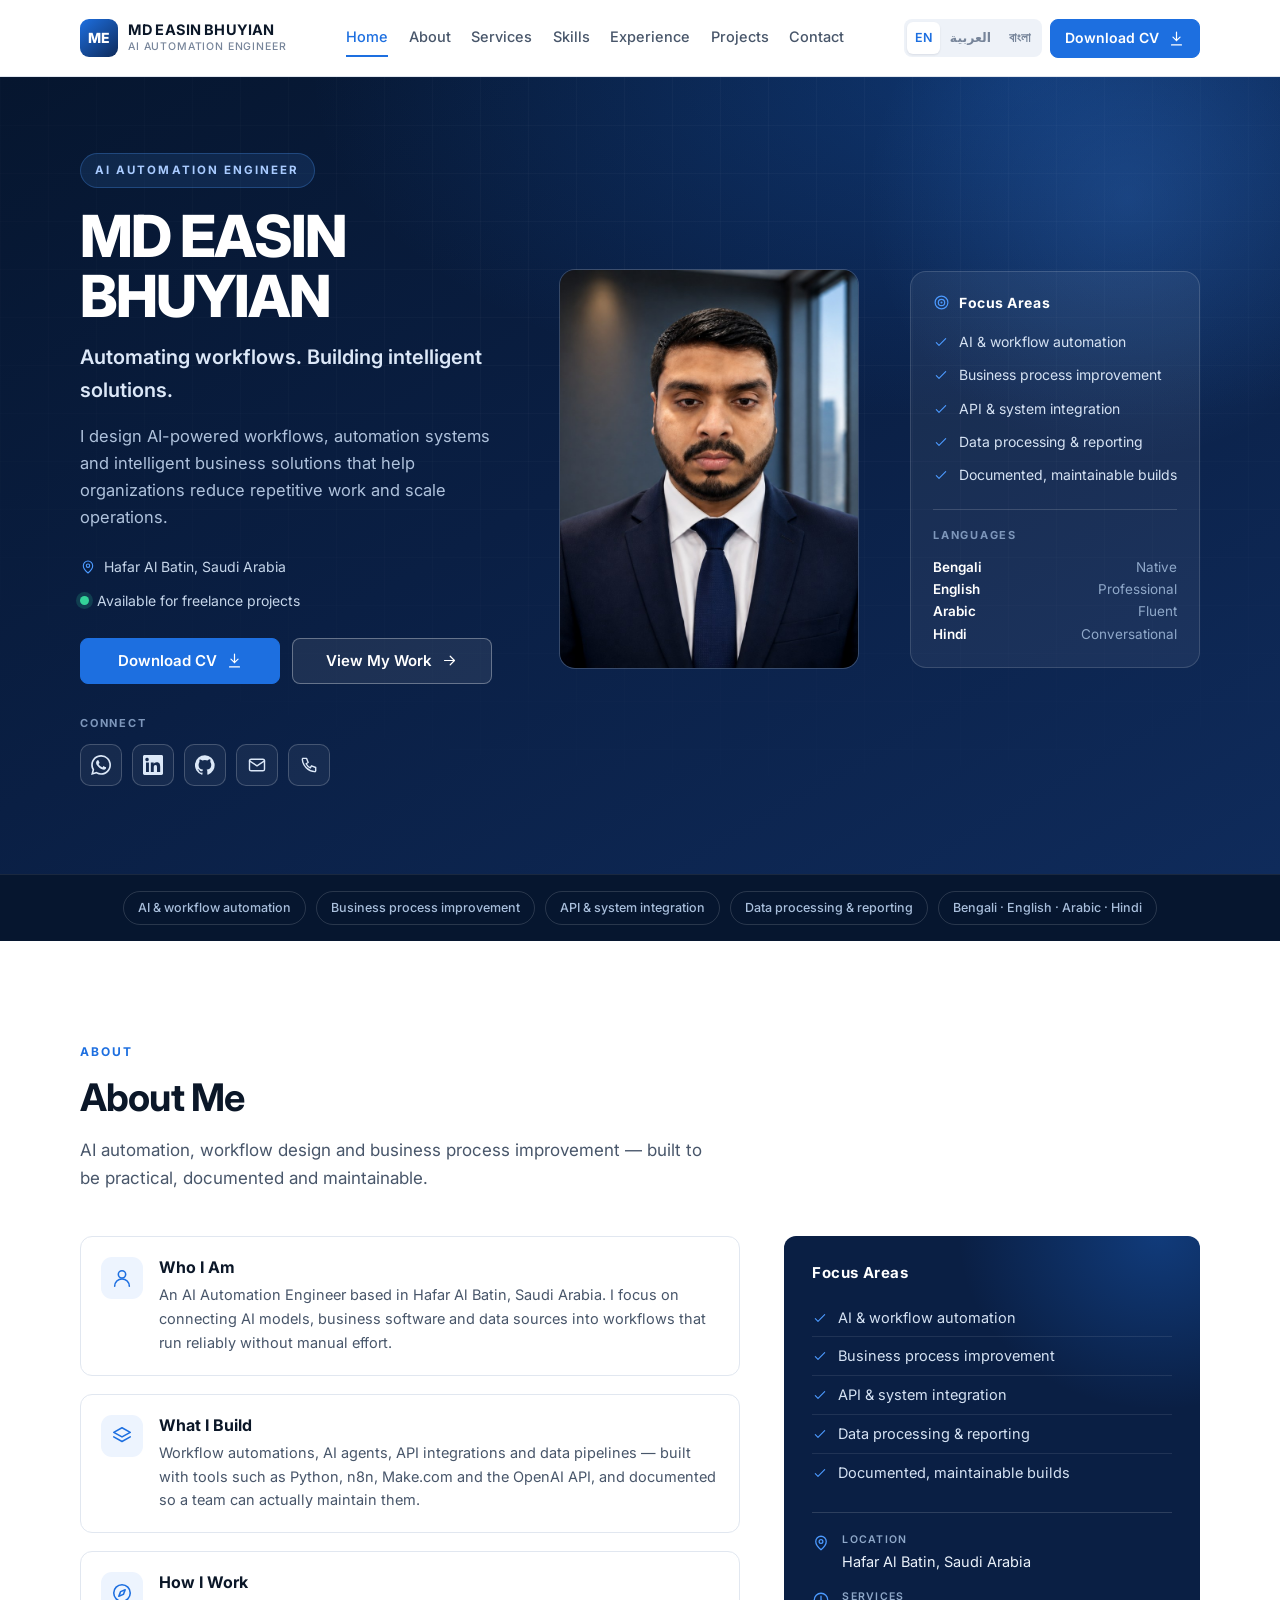
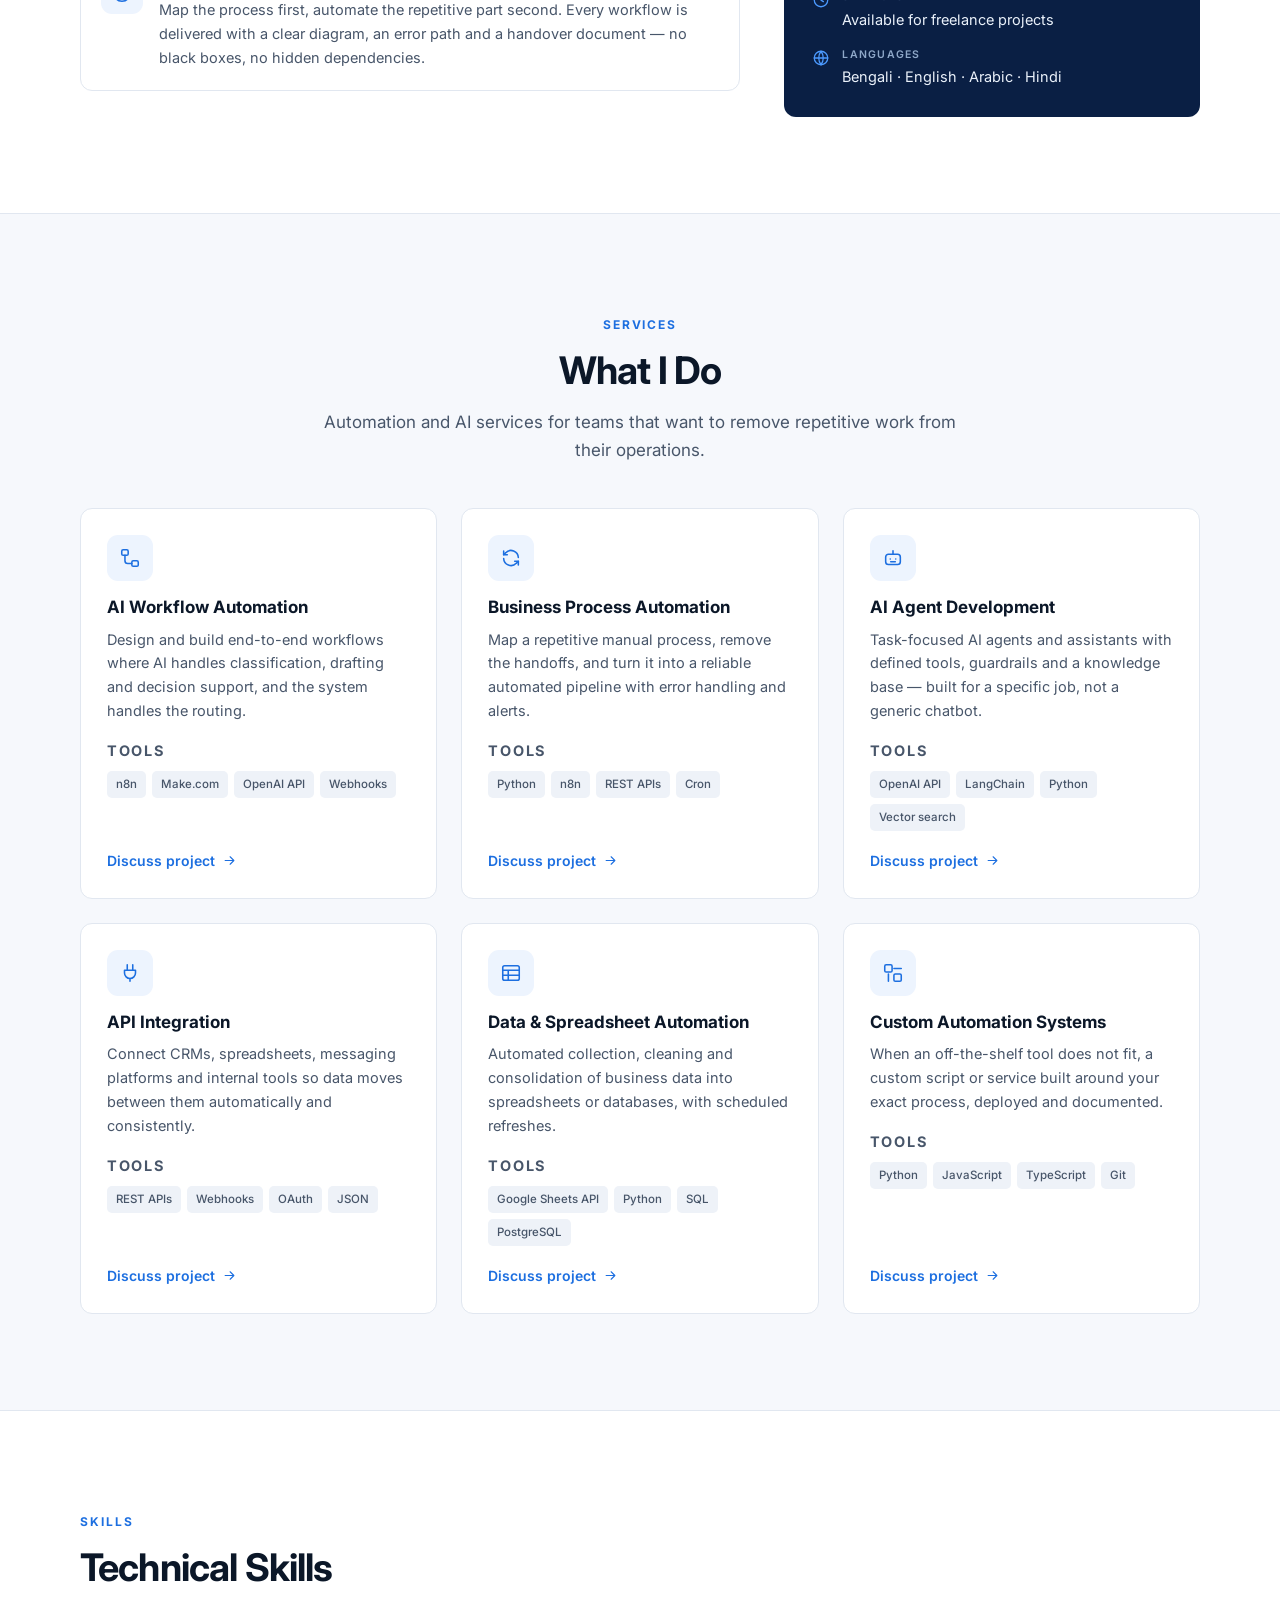
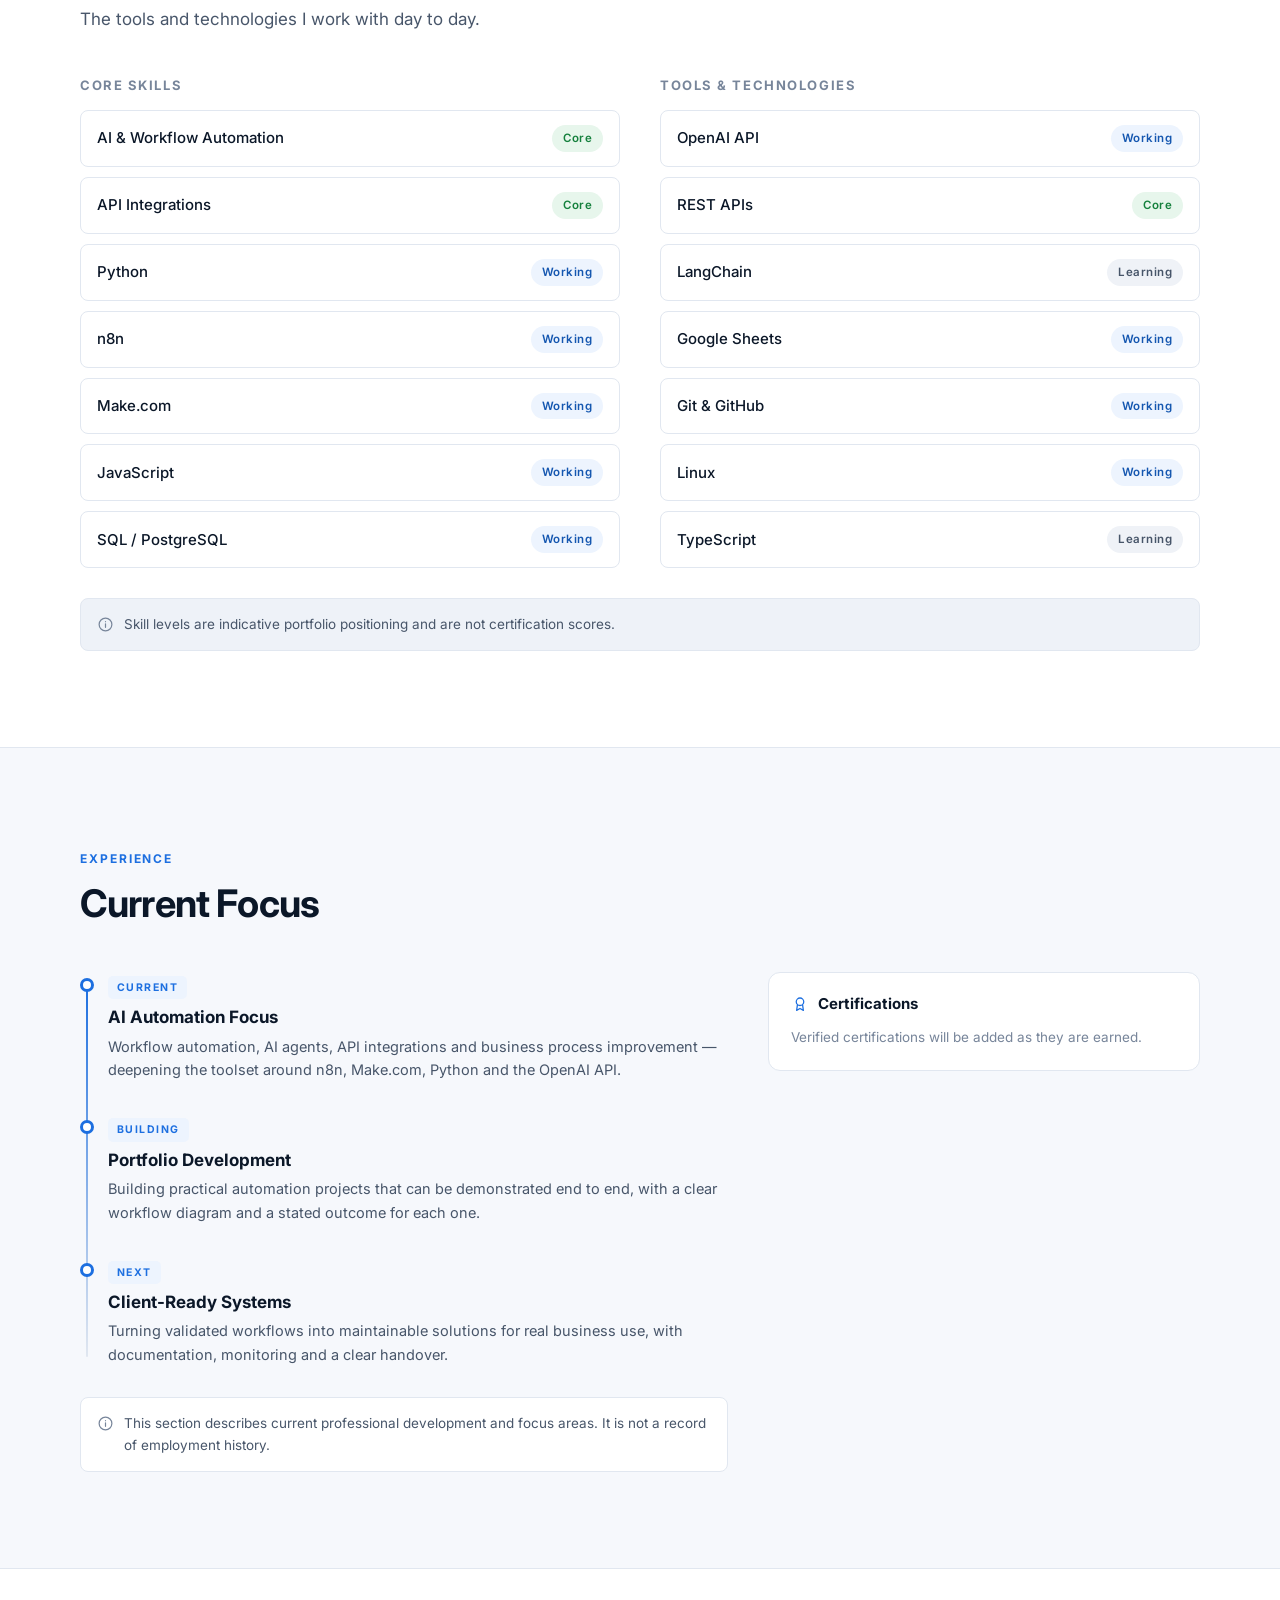
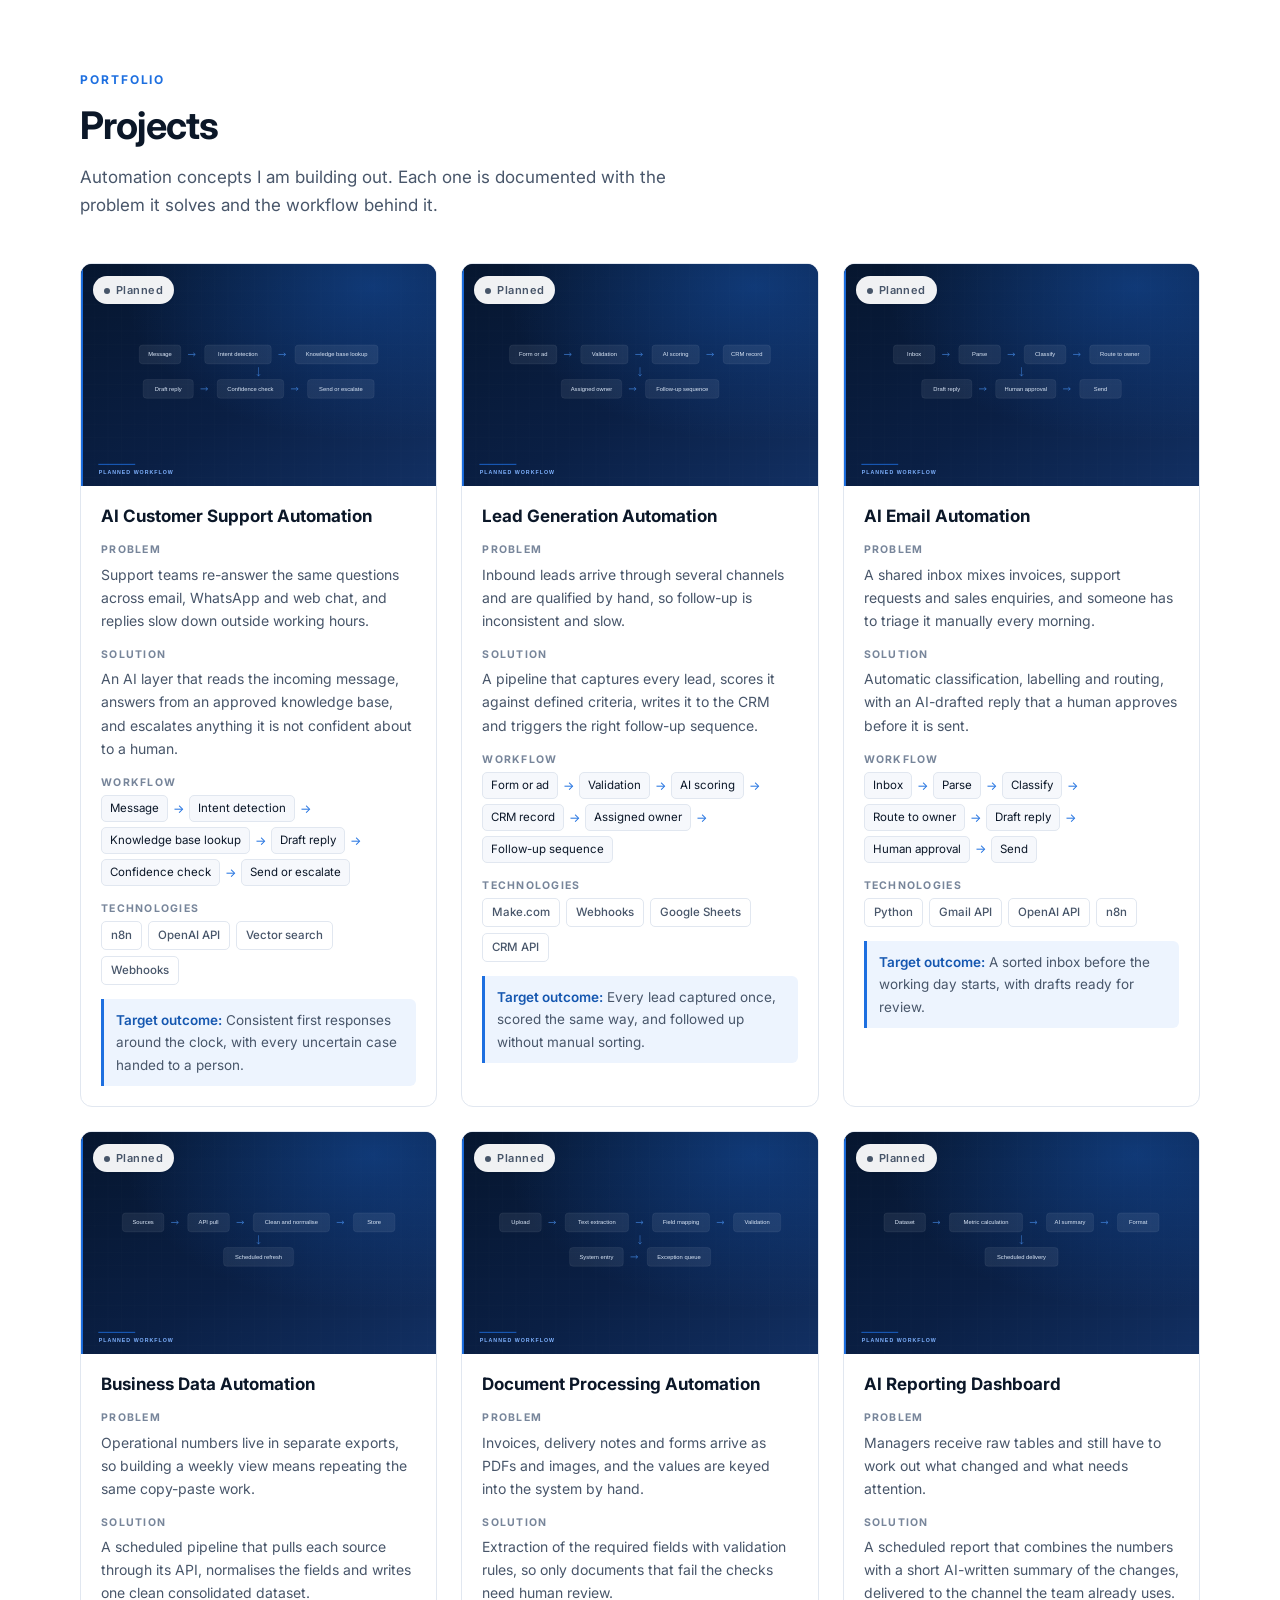
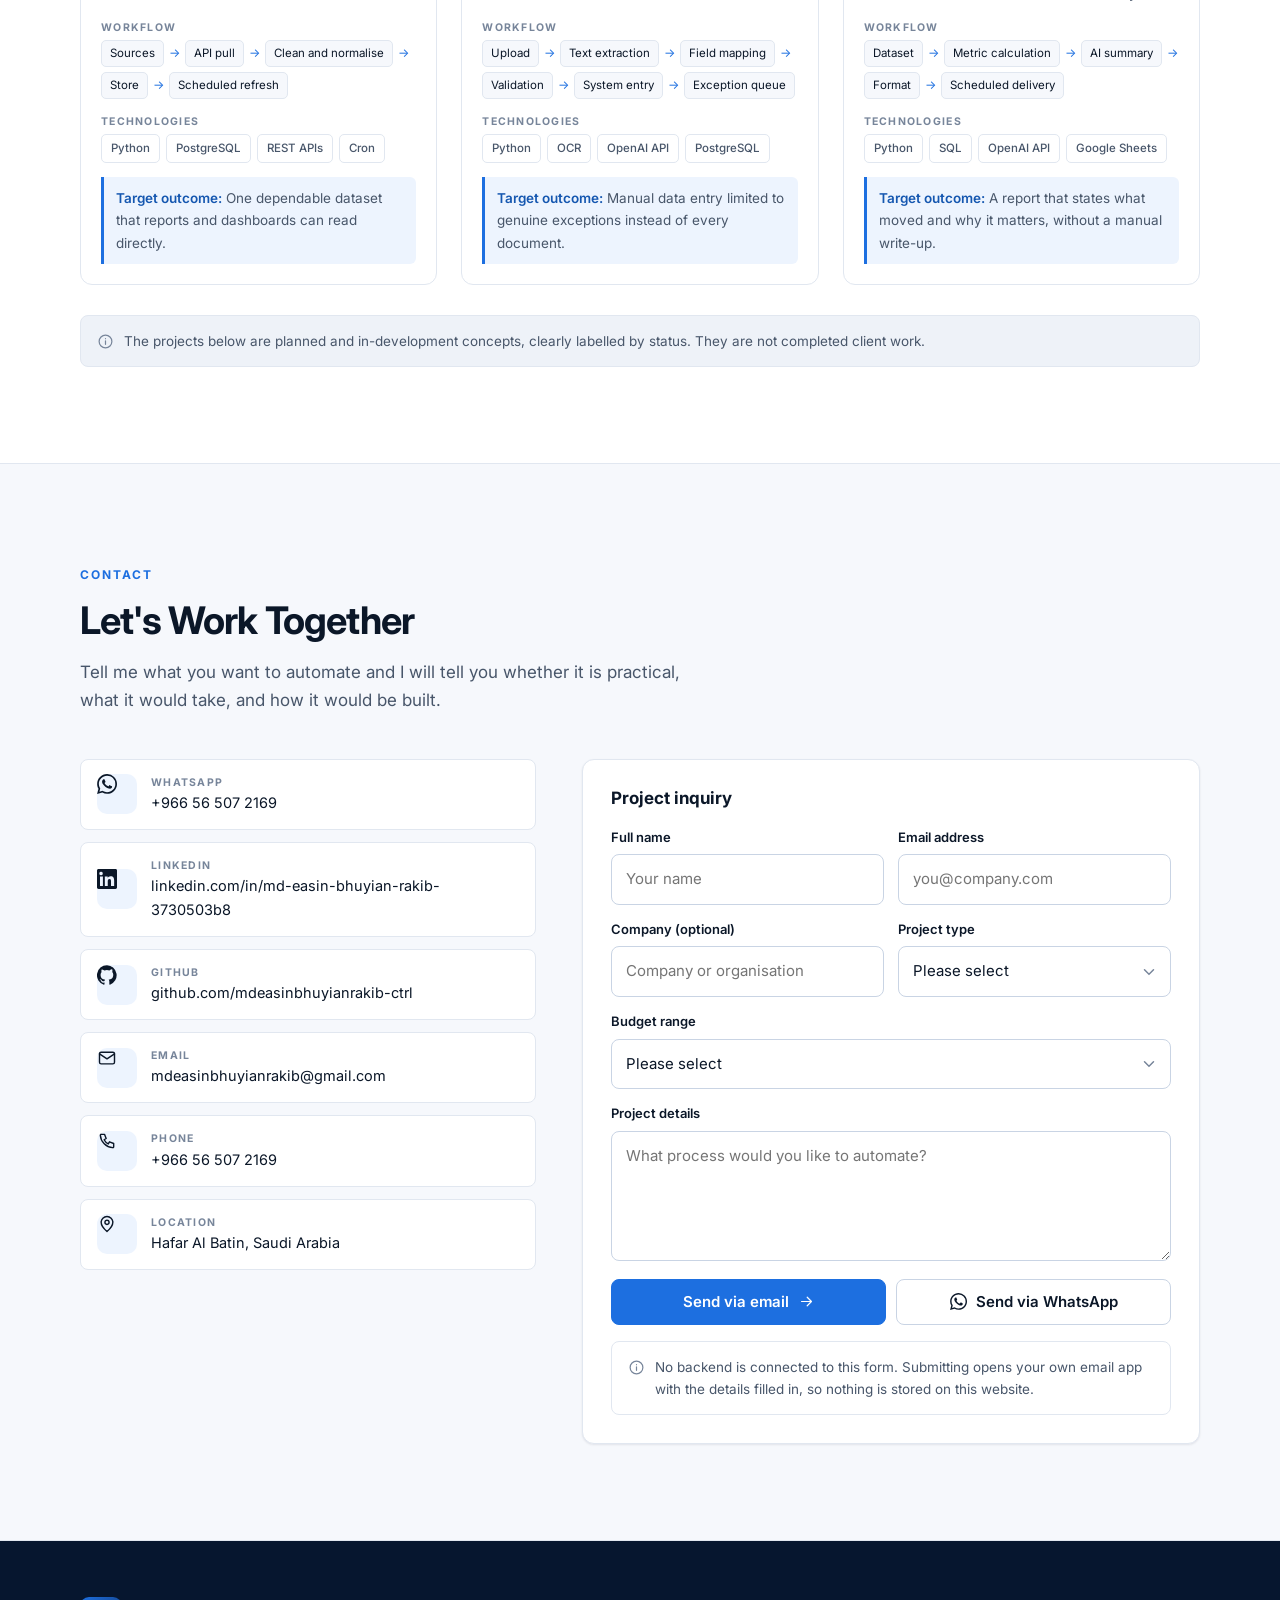
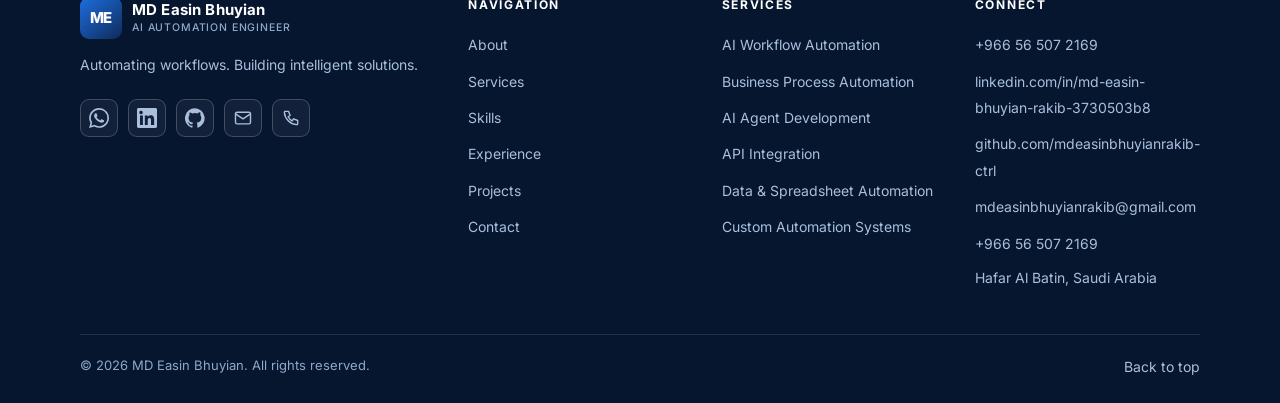
<file: index.html>
<!DOCTYPE html>
<html lang="en" dir="ltr" data-lang="en">
<head>
<meta charset="utf-8">
<meta name="viewport" content="width=device-width, initial-scale=1, viewport-fit=cover">
<meta name="theme-color" content="#0A1F44">

<title>MD Easin Bhuyian | AI Automation Engineer</title>
<meta name="description" content="AI Automation Engineer specializing in workflow automation, AI-powered systems, API integrations and intelligent business solutions.">
<meta name="author" content="MD Easin Bhuyian">
<meta name="robots" content="index, follow">

<!-- Canonical — update the domain in js/data.js (site.domain) after deployment -->
<link rel="canonical" href="https://mdeasinbhuyianrakib-ctrl.github.io/md-easin-portfolio/">

<!-- Open Graph -->
<meta property="og:type" content="profile">
<meta property="og:site_name" content="MD Easin Bhuyian">
<meta property="og:title" content="MD Easin Bhuyian | AI Automation Engineer">
<meta property="og:description" content="AI Automation Engineer specializing in workflow automation, AI-powered systems, API integrations and intelligent business solutions.">
<meta property="og:url" content="https://mdeasinbhuyianrakib-ctrl.github.io/md-easin-portfolio/">
<meta property="og:image" content="https://mdeasinbhuyianrakib-ctrl.github.io/md-easin-portfolio/images/branding/og-cover.jpg">
<meta property="og:image:width" content="1200">
<meta property="og:image:height" content="630">
<meta property="og:image:type" content="image/jpeg">
<meta property="og:image:alt" content="MD Easin Bhuyian — AI Automation Engineer">
<meta property="og:locale" content="en_US">
<meta property="og:locale:alternate" content="ar_SA">
<meta property="og:locale:alternate" content="bn_BD">

<!-- Twitter / X -->
<meta name="twitter:card" content="summary_large_image">
<meta name="twitter:title" content="MD Easin Bhuyian | AI Automation Engineer">
<meta name="twitter:description" content="AI Automation Engineer specializing in workflow automation, AI-powered systems, API integrations and intelligent business solutions.">
<meta name="twitter:image" content="https://mdeasinbhuyianrakib-ctrl.github.io/md-easin-portfolio/images/branding/og-cover.jpg">

<link rel="icon" href="images/branding/favicon.svg" type="image/svg+xml">
<link rel="apple-touch-icon" href="images/branding/favicon.svg">

<!-- Fonts: Latin (Inter) + Arabic + Bengali -->
<link rel="preconnect" href="https://fonts.googleapis.com">
<link rel="preconnect" href="https://fonts.gstatic.com" crossorigin>
<link rel="stylesheet" href="https://fonts.googleapis.com/css2?family=Inter:wght@400;500;600;700;800&family=IBM+Plex+Sans+Arabic:wght@400;500;600;700&family=Anek+Bangla:wght@400;500;600;700&display=swap">

<script>document.documentElement.classList.add("js");</script>
<link rel="stylesheet" href="css/styles.css">

<!-- Structured data: factual identity only. No ratings, no fake reviews. -->
<script type="application/ld+json">
{
  "@context":"https://schema.org",
  "@type":"Person",
  "name":"MD Easin Bhuyian",
  "jobTitle":"AI Automation Engineer",
  "url":"https://mdeasinbhuyianrakib-ctrl.github.io/md-easin-portfolio/",
  "address":{"@type":"PostalAddress","addressLocality":"Hafar Al Batin","addressCountry":"SA"},
  "knowsLanguage":["en","ar","bn"],
  "knowsAbout":["AI automation","Workflow automation","API integration","Business process automation","Python","n8n","Make.com"]
}
</script>
</head>

<body>
<a class="skip" href="#main" data-i18n="skip">Skip to main content</a>

<!-- ============ ICON SPRITE (inline, no network request) ============ -->
<svg width="0" height="0" aria-hidden="true" focusable="false" style="position:absolute">
  <defs>
    <g id="i-menu"><path d="M4 7h16M4 12h16M4 17h16"/></g>
    <g id="i-close"><path d="M6 6l12 12M18 6L6 18"/></g>
    <g id="i-download"><path d="M12 3v12m-5-5 5 5 5-5M5 21h14"/></g>
    <g id="i-arrow"><path d="M5 12h14m-6-6 6 6-6 6"/></g>
    <g id="i-pin"><path d="M12 21s7-5.7 7-11a7 7 0 1 0-14 0c0 5.3 7 11 7 11Z"/><circle cx="12" cy="10" r="2.5"/></g>
    <g id="i-check"><path d="m5 13 4 4L19 7"/></g>
    <g id="i-mail"><rect x="3" y="5" width="18" height="14" rx="2"/><path d="m3 7 9 6 9-6"/></g>
    <g id="i-phone"><path d="M5 4h4l2 5-2.5 1.5a12 12 0 0 0 5 5L15 13l5 2v4a1 1 0 0 1-1.1 1A16 16 0 0 1 4 5.1 1 1 0 0 1 5 4Z"/></g>
    <g id="i-whatsapp" fill="currentColor" stroke="none"><path d="M17.5 14.4c-.3-.2-1.8-.9-2-1-.3-.1-.5-.1-.7.1l-.9 1.2c-.2.2-.3.2-.6.1-.3-.2-1.3-.5-2.4-1.5-.9-.8-1.5-1.8-1.7-2.1-.2-.3 0-.5.1-.6l.5-.5.3-.5c.1-.2 0-.4 0-.5l-.9-2.2c-.2-.6-.5-.5-.7-.5h-.6c-.2 0-.5.1-.8.4-.3.3-1 1-1 2.5s1 2.9 1.2 3.1c.1.2 2.1 3.2 5 4.5.7.3 1.3.5 1.7.6.7.2 1.4.2 1.9.1.6-.1 1.8-.7 2-1.4.2-.7.2-1.3.2-1.4-.1-.1-.3-.2-.6-.4M12 21.8a9.9 9.9 0 0 1-5-1.4l-.4-.2-3.7 1 1-3.7-.2-.4a9.9 9.9 0 0 1-1.5-5.2c0-5.5 4.4-9.9 9.9-9.9 2.6 0 5.1 1 7 2.9a9.8 9.8 0 0 1 2.9 7c0 5.5-4.5 9.9-9.9 9.9m8.4-18.3A11.8 11.8 0 0 0 12 0C5.5 0 .2 5.3.2 11.9c0 2.1.5 4.1 1.6 5.9L.1 24l6.3-1.7c1.7 1 3.6 1.5 5.7 1.5 6.6 0 11.9-5.3 11.9-11.9 0-3.2-1.2-6.2-3.5-8.4Z"/></g>
    <g id="i-linkedin" fill="currentColor" stroke="none"><path d="M20.4 20.5h-3.6v-5.6c0-1.3 0-3-1.8-3s-2.1 1.4-2.1 2.9v5.7H9.4V9h3.4v1.6h.1c.5-.9 1.6-1.9 3.4-1.9 3.6 0 4.3 2.4 4.3 5.5v6.3ZM5.3 7.4a2.1 2.1 0 1 1 0-4.1 2.1 2.1 0 0 1 0 4.1Zm1.8 13.1H3.6V9h3.5v11.5ZM22.2 0H1.8C.8 0 0 .8 0 1.7v20.6c0 1 .8 1.7 1.8 1.7h20.4c1 0 1.8-.8 1.8-1.7V1.7c0-1-.8-1.7-1.8-1.7Z"/></g>
    <g id="i-github" fill="currentColor" stroke="none"><path d="M12 .3a12 12 0 0 0-3.8 23.4c.6.1.8-.3.8-.6v-2c-3.3.7-4-1.6-4-1.6-.6-1.4-1.4-1.8-1.4-1.8-1-.7.1-.7.1-.7 1.2.1 1.8 1.2 1.8 1.2 1.1 1.8 2.8 1.3 3.5 1 .1-.8.4-1.3.8-1.6-2.7-.3-5.5-1.3-5.5-5.9 0-1.3.5-2.4 1.2-3.2-.1-.3-.5-1.5.1-3.2 0 0 1-.3 3.3 1.2a11.5 11.5 0 0 1 6 0C17.2 4.9 18.2 5.2 18.2 5.2c.6 1.7.2 2.9.1 3.2.8.8 1.2 1.9 1.2 3.2 0 4.6-2.8 5.6-5.5 5.9.4.4.8 1.1.8 2.2v3.3c0 .3.2.7.8.6A12 12 0 0 0 12 .3Z"/></g>
    <g id="i-user"><circle cx="12" cy="8" r="4"/><path d="M4 21a8 8 0 0 1 16 0"/></g>
    <g id="i-layers"><path d="m12 3 9 5-9 5-9-5 9-5Z"/><path d="m3 13 9 5 9-5"/></g>
    <g id="i-compass"><circle cx="12" cy="12" r="9"/><path d="m15.5 8.5-2 5-5 2 2-5 5-2Z"/></g>
    <g id="i-workflow"><rect x="3" y="3" width="7" height="6" rx="1.5"/><rect x="14" y="15" width="7" height="6" rx="1.5"/><path d="M6.5 9v6a3 3 0 0 0 3 3H14"/></g>
    <g id="i-gears"><path d="M20 11.5A8 8 0 0 0 6.3 6.2L4 8.4"/><path d="M4 4.5v4h4"/><path d="M4 12.5a8 8 0 0 0 13.7 5.3L20 15.6"/><path d="M20 19.5v-4h-4"/></g>
    <g id="i-bot"><rect x="4" y="8" width="16" height="11" rx="3"/><path d="M12 4v4M9 13v.01M15 13v.01M9.5 16h5"/></g>
    <g id="i-plug"><path d="M9 3v6m6-6v6M6 9h12v3a6 6 0 0 1-12 0V9ZM12 18v3"/></g>
    <g id="i-sheet"><rect x="3" y="4" width="18" height="16" rx="2"/><path d="M3 9h18M9 9v11M3 14.5h18"/></g>
    <g id="i-blocks"><rect x="3" y="3" width="8" height="8" rx="1.5"/><rect x="13" y="13" width="8" height="8" rx="1.5"/><path d="M13 7h8M7 13v8"/></g>
    <g id="i-target"><circle cx="12" cy="12" r="9"/><circle cx="12" cy="12" r="4.5"/><circle cx="12" cy="12" r=".6" fill="currentColor"/></g>
    <g id="i-info"><circle cx="12" cy="12" r="9"/><path d="M12 11v5m0-8v.01"/></g>
    <g id="i-award"><circle cx="12" cy="9" r="5"/><path d="m8.5 13.5-1 7 4.5-2.5 4.5 2.5-1-7"/></g>
    <g id="i-clock"><circle cx="12" cy="12" r="9"/><path d="M12 7v5.2l3.2 2"/></g>
    <g id="i-globe"><circle cx="12" cy="12" r="9"/><path d="M3 12h18M12 3a15 15 0 0 1 0 18 15 15 0 0 1 0-18Z"/></g>
    <g id="i-image"><rect x="3" y="4" width="18" height="16" rx="2"/><circle cx="8.5" cy="9.5" r="1.5"/><path d="m4 17 5-5 4 4 3-2 4 4"/></g>
    <g id="i-code"><path d="m8 8-4 4 4 4m8-8 4 4-4 4M13.5 5l-3 14"/></g>
    <g id="i-external"><path d="M14 5h5v5M19 5l-8 8M18 14v4a2 2 0 0 1-2 2H6a2 2 0 0 1-2-2V8a2 2 0 0 1 2-2h4"/></g>
    <g id="i-doc"><path d="M14 3H7a2 2 0 0 0-2 2v14a2 2 0 0 0 2 2h10a2 2 0 0 0 2-2V8l-5-5Z"/><path d="M14 3v5h5M9 13h6M9 17h4"/></g>
    <g id="i-up"><path d="M12 20V5m-6 6 6-6 6 6"/></g>
    <g id="i-briefcase"><rect x="3" y="7" width="18" height="13" rx="2"/><path d="M8 7V5.5A1.5 1.5 0 0 1 9.5 4h5A1.5 1.5 0 0 1 16 5.5V7"/></g>
  </defs>
</svg>

<!-- ============================ HEADER ============================ -->
<header class="site-header">
  <div class="shell header-bar">
    <a class="brand" href="#top" aria-label="MD Easin Bhuyian — Home">
      <span class="brand__mark" aria-hidden="true">ME</span>
      <span class="brand__text">
        <span class="brand__name">MD EASIN BHUYIAN</span>
        <span class="brand__role" data-bind="title">AI Automation Engineer</span>
      </span>
    </a>

    <nav class="nav-desktop" aria-label="Primary">
      <a href="#top"        data-i18n="nav_home">Home</a>
      <a href="#about"      data-i18n="nav_about">About</a>
      <a href="#services"   data-i18n="nav_services">Services</a>
      <a href="#skills"     data-i18n="nav_skills">Skills</a>
      <a href="#experience" data-i18n="nav_experience">Experience</a>
      <a href="#projects"   data-i18n="nav_projects">Projects</a>
      <a href="#contact"    data-i18n="nav_contact">Contact</a>
    </nav>

    <div class="header-actions">
      <div class="lang" role="group" data-i18n-aria="lang_group" aria-label="Select language">
        <button type="button" data-lang-set="en" aria-pressed="true" lang="en">EN</button>
        <button type="button" data-lang-set="ar" aria-pressed="false" lang="ar">العربية</button>
        <button type="button" data-lang-set="bn" aria-pressed="false" lang="bn">বাংলা</button>
      </div>

      <a class="btn btn--primary btn--sm" data-cv-link href="cv/MD-Easin-Bhuyian-CV.pdf" download>
        <span data-i18n="cv_short">Download CV</span>
        <svg class="icon" viewBox="0 0 24 24" aria-hidden="true"><use href="#i-download"></use></svg>
      </a>

      <button class="burger" id="burger" type="button" aria-expanded="false" aria-controls="drawer"
              data-i18n-aria="menu_open" aria-label="Open menu">
        <svg class="icon burger__open"  viewBox="0 0 24 24" aria-hidden="true"><use href="#i-menu"></use></svg>
        <svg class="icon burger__close" viewBox="0 0 24 24" aria-hidden="true"><use href="#i-close"></use></svg>
      </button>
    </div>
  </div>

  <!-- mobile navigation -->
  <div class="drawer" id="drawer" data-open="false">
    <div class="shell">
      <nav class="drawer__nav" aria-label="Mobile">
        <a href="#top"        data-i18n="nav_home">Home</a>
        <a href="#about"      data-i18n="nav_about">About</a>
        <a href="#services"   data-i18n="nav_services">Services</a>
        <a href="#skills"     data-i18n="nav_skills">Skills</a>
        <a href="#experience" data-i18n="nav_experience">Experience</a>
        <a href="#projects"   data-i18n="nav_projects">Projects</a>
        <a href="#contact"    data-i18n="nav_contact">Contact</a>
      </nav>
      <p class="drawer__label" data-i18n="lang_group">Select language</p>
      <div class="lang lang--stack drawer__langs" role="group" aria-label="Select language">
        <button type="button" data-lang-set="en" aria-pressed="true"  lang="en">EN</button>
        <button type="button" data-lang-set="ar" aria-pressed="false" lang="ar">العربية</button>
        <button type="button" data-lang-set="bn" aria-pressed="false" lang="bn">বাংলা</button>
      </div>
      <a class="btn btn--primary btn--block" data-cv-link href="cv/MD-Easin-Bhuyian-CV.pdf" download>
        <span data-i18n="cv">Download CV</span>
        <svg class="icon" viewBox="0 0 24 24" aria-hidden="true"><use href="#i-download"></use></svg>
      </a>
    </div>
  </div>
</header>
<div class="backdrop" id="backdrop" data-open="false" hidden></div>

<main id="main">

<!-- ============================= HERO ============================= -->
<section class="hero" id="top">
  <div class="shell hero__inner">
    <div>
      <p class="hero__eyebrow" data-bind="title-upper">AI AUTOMATION ENGINEER</p>
      <h1 data-bind="name">MD EASIN BHUYIAN</h1>
      <p class="hero__tagline" data-bind="tagline">Automating workflows. Building intelligent solutions.</p>
      <p class="hero__desc" data-bind="intro">I design AI-powered workflows, automation systems and intelligent business solutions that help organizations reduce repetitive work and scale operations.</p>

      <p class="hero__meta">
        <span>
          <svg class="icon" viewBox="0 0 24 24" aria-hidden="true"><use href="#i-pin"></use></svg>
          <span data-bind="location">Hafar Al Batin, Saudi Arabia</span>
        </span>
        <span>
          <i class="pulse" aria-hidden="true"></i>
          <span data-bind="availability">Available for freelance projects</span>
        </span>
      </p>

      <div class="hero__cta">
        <a class="btn btn--primary" data-cv-link href="cv/MD-Easin-Bhuyian-CV.pdf" download>
          <span data-i18n="cv">Download CV</span>
          <svg class="icon" viewBox="0 0 24 24" aria-hidden="true"><use href="#i-download"></use></svg>
        </a>
        <a class="btn btn--ghost" href="#projects">
          <span data-i18n="view_work">View My Work</span>
          <svg class="icon" viewBox="0 0 24 24" aria-hidden="true"><use href="#i-arrow"></use></svg>
        </a>
      </div>

      <p class="hero__connect-label" data-i18n="connect">Connect</p>
      <ul class="social" data-render="social-hero"></ul>
    </div>

    <div class="hero__aside">
      <figure class="portrait is-missing" data-media data-render="portrait" style="margin:0">
        <figcaption class="portrait__fallback">
          <b aria-hidden="true">ME</b>
          <small data-i18n="photo_missing">Add your photo</small>
        </figcaption>
      </figure>

      <aside class="hero-card">
        <h2>
          <svg class="icon" viewBox="0 0 24 24" aria-hidden="true"><use href="#i-target"></use></svg>
          <span data-i18n="hero_card_title">Focus Areas</span>
        </h2>
        <ul data-render="highlights"></ul>
        <div class="hero-card__langs">
          <p class="hero__connect-label" style="margin:0 0 4px" data-i18n="languages">Languages</p>
          <div data-render="spoken-languages"></div>
        </div>
      </aside>
    </div>
  </div>
</section>

<div class="strip">
  <div class="shell">
    <ul data-render="strip"></ul>
  </div>
</div>

<!-- ============================= ABOUT ============================ -->
<section class="section" id="about" aria-labelledby="about-title">
  <div class="shell">
    <div class="section-head reveal">
      <p class="eyebrow" data-i18n="l_about">About</p>
      <h2 class="section-title" id="about-title" data-i18n="about_title">About Me</h2>
      <p class="section-lead" data-i18n="about_lead">AI automation, workflow design and business process improvement — built to be practical, documented and maintainable.</p>
    </div>

    <div class="about reveal">
      <div class="about__blocks" data-render="about-blocks"></div>
      <div class="about__panel">
        <h3 data-i18n="hero_card_title">Focus Areas</h3>
        <ul data-render="highlights-panel"></ul>
        <div class="about__facts">
          <div>
            <svg class="icon" viewBox="0 0 24 24" aria-hidden="true"><use href="#i-pin"></use></svg>
            <span><b data-i18n="c_location">Location</b><span data-bind="location">Hafar Al Batin, Saudi Arabia</span></span>
          </div>
          <div>
            <svg class="icon" viewBox="0 0 24 24" aria-hidden="true"><use href="#i-clock"></use></svg>
            <span><b data-i18n="nav_services">Services</b><span data-bind="availability">Available for freelance projects</span></span>
          </div>
          <div>
            <svg class="icon" viewBox="0 0 24 24" aria-hidden="true"><use href="#i-globe"></use></svg>
            <span><b data-i18n="languages">Languages</b><span data-render="spoken-inline"></span></span>
          </div>
        </div>
      </div>
    </div>
  </div>
</section>

<!-- =========================== SERVICES =========================== -->
<section class="section section--tint" id="services" aria-labelledby="services-title">
  <div class="shell">
    <div class="section-head section-head--center reveal">
      <p class="eyebrow" data-i18n="l_services">Services</p>
      <h2 class="section-title" id="services-title" data-i18n="services_title">What I Do</h2>
      <p class="section-lead" data-i18n="services_lead">Automation and AI services for teams that want to remove repetitive work from their operations.</p>
    </div>
    <div class="grid grid-auto reveal" data-render="services"></div>
  </div>
</section>

<!-- ============================ SKILLS ============================ -->
<section class="section" id="skills" aria-labelledby="skills-title">
  <div class="shell">
    <div class="section-head reveal">
      <p class="eyebrow" data-i18n="l_skills">Skills</p>
      <h2 class="section-title" id="skills-title" data-i18n="skills_title">Technical Skills</h2>
      <p class="section-lead" data-i18n="skills_lead">The tools and technologies I work with day to day.</p>
    </div>
    <div class="skills reveal">
      <div class="skills__group">
        <h3 data-i18n="skills_core">Core Skills</h3>
        <ul class="skill-list" data-render="skills-core"></ul>
      </div>
      <div class="skills__group">
        <h3 data-i18n="skills_tools">Tools &amp; Technologies</h3>
        <ul class="skill-list" data-render="skills-tools"></ul>
      </div>
    </div>
    <p class="note reveal">
      <svg class="icon" viewBox="0 0 24 24" aria-hidden="true"><use href="#i-info"></use></svg>
      <span data-i18n="skills_note">Skill levels are indicative portfolio positioning and are not certification scores.</span>
    </p>
  </div>
</section>

<!-- ========================== EXPERIENCE ========================== -->
<section class="section section--tint" id="experience" aria-labelledby="experience-title">
  <div class="shell">
    <div class="section-head reveal">
      <p class="eyebrow" data-i18n="l_experience">Experience</p>
      <h2 class="section-title" id="experience-title" data-i18n="experience_title">Current Focus</h2>
    </div>
    <div class="experience reveal">
      <div>
        <ol class="timeline" data-render="timeline"></ol>
        <p class="note" data-focus-note>
          <svg class="icon" viewBox="0 0 24 24" aria-hidden="true"><use href="#i-info"></use></svg>
          <span data-i18n="focus_note">This section describes current professional development and focus areas. It is not a record of employment history.</span>
        </p>
      </div>
      <div data-render="credentials"></div>
    </div>
  </div>
</section>

<!-- =========================== PROJECTS =========================== -->
<section class="section" id="projects" aria-labelledby="projects-title">
  <div class="shell">
    <div class="section-head reveal">
      <p class="eyebrow" data-i18n="l_projects">Portfolio</p>
      <h2 class="section-title" id="projects-title" data-i18n="projects_title">Projects</h2>
      <p class="section-lead" data-i18n="projects_lead">Automation concepts I am building out. Each one is documented with the problem it solves and the workflow behind it.</p>
    </div>
    <div class="grid projects reveal" data-render="projects"></div>
    <p class="note reveal" data-projects-note>
      <svg class="icon" viewBox="0 0 24 24" aria-hidden="true"><use href="#i-info"></use></svg>
      <span data-i18n="projects_note">The projects below are planned and in-development concepts, clearly labelled by status. They are not completed client work.</span>
    </p>
  </div>
</section>

<!-- ============================ CONTACT =========================== -->
<section class="section section--tint" id="contact" aria-labelledby="contact-title">
  <div class="shell">
    <div class="section-head reveal">
      <p class="eyebrow" data-i18n="l_contact">Contact</p>
      <h2 class="section-title" id="contact-title" data-i18n="contact_title">Let's Work Together</h2>
      <p class="section-lead" data-i18n="contact_lead">Tell me what you want to automate and I will tell you whether it is practical, what it would take, and how it would be built.</p>
    </div>

    <div class="contact reveal">
      <div>
        <div class="contact-list" data-render="contact-list"></div>
      </div>

      <form class="form" id="inquiry-form" novalidate>
        <h3 data-i18n="form_title">Project inquiry</h3>
        <div class="form__grid">
          <div class="form__grid form__grid--2">
            <div class="field">
              <label for="f-name" data-i18n="f_name">Full name</label>
              <input id="f-name" name="name" type="text" autocomplete="name" required
                     data-i18n-ph="f_name_ph" placeholder="Your name">
            </div>
            <div class="field">
              <label for="f-email" data-i18n="f_email">Email address</label>
              <input id="f-email" name="email" type="email" autocomplete="email" required
                     data-i18n-ph="f_email_ph" placeholder="you@company.com">
            </div>
          </div>
          <div class="form__grid form__grid--2">
            <div class="field">
              <label for="f-company" data-i18n="f_company">Company (optional)</label>
              <input id="f-company" name="company" type="text" autocomplete="organization"
                     data-i18n-ph="f_company_ph" placeholder="Company or organisation">
            </div>
            <div class="field">
              <label for="f-type" data-i18n="f_type">Project type</label>
              <select id="f-type" name="projectType" data-render="project-types"></select>
            </div>
          </div>
          <div class="field">
            <label for="f-budget" data-i18n="f_budget">Budget range</label>
            <select id="f-budget" name="budget" data-render="budgets"></select>
          </div>
          <div class="field">
            <label for="f-message" data-i18n="f_message">Project details</label>
            <textarea id="f-message" name="message" required
                      data-i18n-ph="f_message_ph" placeholder="What process would you like to automate?"></textarea>
          </div>
        </div>

        <div class="form__actions">
          <button class="btn btn--primary" type="submit">
            <span data-i18n="f_send" data-submit-label>Send via email</span>
            <svg class="icon" viewBox="0 0 24 24" aria-hidden="true"><use href="#i-arrow"></use></svg>
          </button>
          <button class="btn btn--outline" type="button" id="wa-send" hidden>
            <svg class="icon" viewBox="0 0 24 24" aria-hidden="true"><use href="#i-whatsapp"></use></svg>
            <span data-i18n="f_whatsapp">Send via WhatsApp</span>
          </button>
        </div>

        <p class="form__status" id="form-status" role="status" aria-live="polite" hidden></p>

        <p class="note" style="margin-top:16px">
          <svg class="icon" viewBox="0 0 24 24" aria-hidden="true"><use href="#i-info"></use></svg>
          <span data-i18n="f_note" data-form-note>No backend is connected to this form. Submitting opens your own email app with the details filled in, so nothing is stored on this website.</span>
        </p>
      </form>
    </div>
  </div>
</section>

</main>

<!-- ============================ FOOTER ============================ -->
<footer class="site-footer">
  <div class="shell">
    <div class="footer-grid">
      <div class="footer-brand">
        <div class="brand">
          <span class="brand__mark" aria-hidden="true">ME</span>
          <span class="brand__text">
            <span class="brand__name">MD Easin Bhuyian</span>
            <span class="brand__role" data-bind="title">AI Automation Engineer</span>
          </span>
        </div>
        <p data-bind="tagline">Automating workflows. Building intelligent solutions.</p>
        <ul class="social" data-render="social-footer"></ul>
      </div>

      <nav aria-label="Footer">
        <h3 data-i18n="f_nav">Navigation</h3>
        <ul>
          <li><a href="#about"      data-i18n="nav_about">About</a></li>
          <li><a href="#services"   data-i18n="nav_services">Services</a></li>
          <li><a href="#skills"     data-i18n="nav_skills">Skills</a></li>
          <li><a href="#experience" data-i18n="nav_experience">Experience</a></li>
          <li><a href="#projects"   data-i18n="nav_projects">Projects</a></li>
          <li><a href="#contact"    data-i18n="nav_contact">Contact</a></li>
        </ul>
      </nav>

      <div>
        <h3 data-i18n="f_services_h">Services</h3>
        <ul data-render="footer-services"></ul>
      </div>

      <div>
        <h3 data-i18n="f_connect">Connect</h3>
        <ul data-render="footer-contact"></ul>
      </div>
    </div>

    <div class="footer-bottom">
      <p>© <span data-bind="year">2026</span> MD Easin Bhuyian. <span data-i18n="f_rights">All rights reserved.</span></p>
      <p><a href="#top" data-i18n="back_top">Back to top</a></p>
    </div>
  </div>
</footer>

<script src="js/data.js" defer></script>
<script src="js/i18n.js" defer></script>
<script src="js/app.js" defer></script>
</body>
</html>
</file>
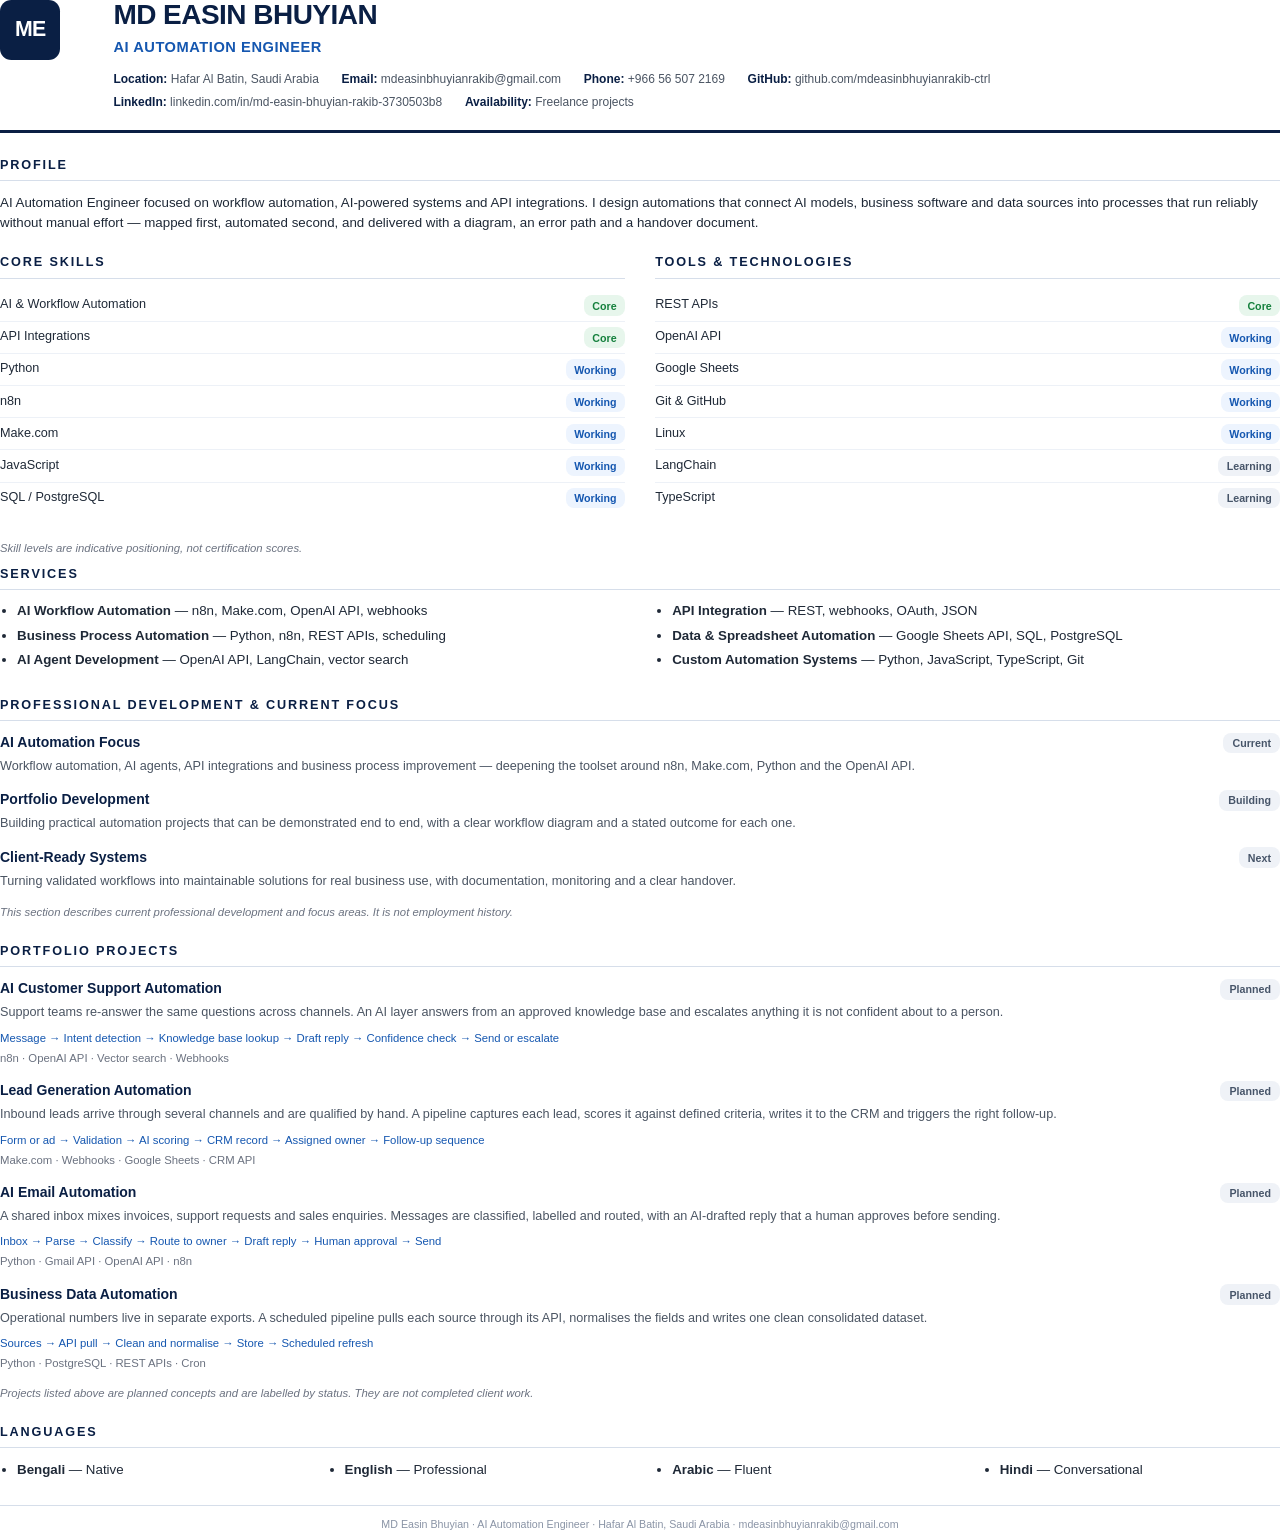
<file: cv/cv-source.html>
<!DOCTYPE html>
<html lang="en">
<head>
<meta charset="utf-8">
<title>MD Easin Bhuyian — CV</title>
<style>
  @page{size:A4;margin:14mm 15mm}
  *{box-sizing:border-box}
  body{margin:0;font-family:"Liberation Sans","Inter",Arial,Helvetica,sans-serif;
       color:#1F2937;font-size:10pt;line-height:1.5}
  h1,h2,h3{margin:0;color:#0A1F44}
  a{color:#1557B0;text-decoration:none}

  .head{display:flex;gap:14mm;align-items:flex-start;border-bottom:2.5pt solid #0A1F44;padding-bottom:5mm;margin-bottom:6mm}
  .head .mark{width:16mm;height:16mm;border-radius:3mm;background:#0A1F44;color:#fff;
    display:flex;align-items:center;justify-content:center;font-size:16pt;font-weight:700;flex:none;letter-spacing:-.5pt}
  .head h1{font-size:21pt;font-weight:700;letter-spacing:-.4pt;line-height:1.1}
  .head .role{font-size:11pt;font-weight:600;color:#1557B0;margin-top:1.5mm;letter-spacing:.4pt;text-transform:uppercase}
  .head .meta{margin-top:3mm;font-size:9pt;color:#4B5563;display:flex;flex-wrap:wrap;gap:1.5mm 6mm}
  .head .meta b{color:#0A1F44;font-weight:600}

  section{margin-bottom:5.5mm;break-inside:avoid}
  h2{font-size:9.5pt;font-weight:700;letter-spacing:1.4pt;text-transform:uppercase;color:#0A1F44;
     border-bottom:.7pt solid #D6DEEA;padding-bottom:1.4mm;margin-bottom:3mm}
  p{margin:0 0 2mm}
  ul{margin:0;padding-inline-start:4.5mm}
  li{margin-bottom:1.2mm}

  .cols{display:flex;gap:8mm}
  .cols>div{flex:1}

  .skill-row{display:flex;justify-content:space-between;gap:4mm;
    padding:1.4mm 0;border-bottom:.5pt solid #EDF1F7;font-size:9.5pt}
  .skill-row:last-child{border-bottom:0}
  .lvl{font-size:8pt;font-weight:600;border-radius:6pt;padding:.6mm 2.2mm;white-space:nowrap}
  .lvl.core{background:#E7F6EC;color:#15803D}
  .lvl.working{background:#EDF4FE;color:#1557B0}
  .lvl.learning{background:#EFF2F7;color:#475569}

  .entry{margin-bottom:3.5mm;break-inside:avoid}
  .entry .top{display:flex;justify-content:space-between;gap:4mm;align-items:baseline}
  .entry h3{font-size:10.5pt;font-weight:700}
  .entry .tagx{font-size:8pt;font-weight:600;color:#475569;background:#EFF2F7;border-radius:6pt;padding:.6mm 2.4mm;white-space:nowrap}
  .entry p{font-size:9.5pt;color:#4B5563;margin-top:1mm}
  .entry .flow{font-size:8.5pt;color:#1557B0;margin-top:1mm}
  .entry .stack{font-size:8.5pt;color:#6B7280;margin-top:.8mm}

  .note{font-size:8.5pt;color:#6B7280;font-style:italic;margin-top:1.5mm}
  .foot{border-top:.7pt solid #D6DEEA;padding-top:2.5mm;font-size:8pt;color:#8A94A6;text-align:center}
</style>
</head>
<body>

<div class="head">
  <div class="mark">ME</div>
  <div>
    <h1>MD EASIN BHUYIAN</h1>
    <div class="role">AI Automation Engineer</div>
    <div class="meta">
      <span><b>Location:</b> Hafar Al Batin, Saudi Arabia</span>
      <span><b>Email:</b> mdeasinbhuyianrakib@gmail.com</span>
      <span><b>Phone:</b> +966 56 507 2169</span>
      <span><b>GitHub:</b> github.com/mdeasinbhuyianrakib-ctrl</span>
      <span><b>LinkedIn:</b> linkedin.com/in/md-easin-bhuyian-rakib-3730503b8</span>
      <span><b>Availability:</b> Freelance projects</span>
    </div>
  </div>
</div>

<section>
  <h2>Profile</h2>
  <p>AI Automation Engineer focused on workflow automation, AI-powered systems and API integrations. I design
  automations that connect AI models, business software and data sources into processes that run reliably without
  manual effort — mapped first, automated second, and delivered with a diagram, an error path and a handover document.</p>
</section>

<div class="cols">
  <div>
    <section>
      <h2>Core Skills</h2>
      <div class="skill-row"><span>AI &amp; Workflow Automation</span><span class="lvl core">Core</span></div>
      <div class="skill-row"><span>API Integrations</span><span class="lvl core">Core</span></div>
      <div class="skill-row"><span>Python</span><span class="lvl working">Working</span></div>
      <div class="skill-row"><span>n8n</span><span class="lvl working">Working</span></div>
      <div class="skill-row"><span>Make.com</span><span class="lvl working">Working</span></div>
      <div class="skill-row"><span>JavaScript</span><span class="lvl working">Working</span></div>
      <div class="skill-row"><span>SQL / PostgreSQL</span><span class="lvl working">Working</span></div>
    </section>
  </div>
  <div>
    <section>
      <h2>Tools &amp; Technologies</h2>
      <div class="skill-row"><span>REST APIs</span><span class="lvl core">Core</span></div>
      <div class="skill-row"><span>OpenAI API</span><span class="lvl working">Working</span></div>
      <div class="skill-row"><span>Google Sheets</span><span class="lvl working">Working</span></div>
      <div class="skill-row"><span>Git &amp; GitHub</span><span class="lvl working">Working</span></div>
      <div class="skill-row"><span>Linux</span><span class="lvl working">Working</span></div>
      <div class="skill-row"><span>LangChain</span><span class="lvl learning">Learning</span></div>
      <div class="skill-row"><span>TypeScript</span><span class="lvl learning">Learning</span></div>
    </section>
  </div>
</div>
<p class="note">Skill levels are indicative positioning, not certification scores.</p>

<section>
  <h2>Services</h2>
  <div class="cols">
    <div>
      <ul>
        <li><b>AI Workflow Automation</b> — n8n, Make.com, OpenAI API, webhooks</li>
        <li><b>Business Process Automation</b> — Python, n8n, REST APIs, scheduling</li>
        <li><b>AI Agent Development</b> — OpenAI API, LangChain, vector search</li>
      </ul>
    </div>
    <div>
      <ul>
        <li><b>API Integration</b> — REST, webhooks, OAuth, JSON</li>
        <li><b>Data &amp; Spreadsheet Automation</b> — Google Sheets API, SQL, PostgreSQL</li>
        <li><b>Custom Automation Systems</b> — Python, JavaScript, TypeScript, Git</li>
      </ul>
    </div>
  </div>
</section>

<section>
  <h2>Professional Development &amp; Current Focus</h2>
  <div class="entry">
    <div class="top"><h3>AI Automation Focus</h3><span class="tagx">Current</span></div>
    <p>Workflow automation, AI agents, API integrations and business process improvement — deepening the toolset
    around n8n, Make.com, Python and the OpenAI API.</p>
  </div>
  <div class="entry">
    <div class="top"><h3>Portfolio Development</h3><span class="tagx">Building</span></div>
    <p>Building practical automation projects that can be demonstrated end to end, with a clear workflow diagram
    and a stated outcome for each one.</p>
  </div>
  <div class="entry">
    <div class="top"><h3>Client-Ready Systems</h3><span class="tagx">Next</span></div>
    <p>Turning validated workflows into maintainable solutions for real business use, with documentation,
    monitoring and a clear handover.</p>
  </div>
  <p class="note">This section describes current professional development and focus areas. It is not employment history.</p>
</section>

<section>
  <h2>Portfolio Projects</h2>
  <div class="entry">
    <div class="top"><h3>AI Customer Support Automation</h3><span class="tagx">Planned</span></div>
    <p>Support teams re-answer the same questions across channels. An AI layer answers from an approved knowledge
    base and escalates anything it is not confident about to a person.</p>
    <div class="flow">Message → Intent detection → Knowledge base lookup → Draft reply → Confidence check → Send or escalate</div>
    <div class="stack">n8n · OpenAI API · Vector search · Webhooks</div>
  </div>
  <div class="entry">
    <div class="top"><h3>Lead Generation Automation</h3><span class="tagx">Planned</span></div>
    <p>Inbound leads arrive through several channels and are qualified by hand. A pipeline captures each lead,
    scores it against defined criteria, writes it to the CRM and triggers the right follow-up.</p>
    <div class="flow">Form or ad → Validation → AI scoring → CRM record → Assigned owner → Follow-up sequence</div>
    <div class="stack">Make.com · Webhooks · Google Sheets · CRM API</div>
  </div>
  <div class="entry">
    <div class="top"><h3>AI Email Automation</h3><span class="tagx">Planned</span></div>
    <p>A shared inbox mixes invoices, support requests and sales enquiries. Messages are classified, labelled and
    routed, with an AI-drafted reply that a human approves before sending.</p>
    <div class="flow">Inbox → Parse → Classify → Route to owner → Draft reply → Human approval → Send</div>
    <div class="stack">Python · Gmail API · OpenAI API · n8n</div>
  </div>
  <div class="entry">
    <div class="top"><h3>Business Data Automation</h3><span class="tagx">Planned</span></div>
    <p>Operational numbers live in separate exports. A scheduled pipeline pulls each source through its API,
    normalises the fields and writes one clean consolidated dataset.</p>
    <div class="flow">Sources → API pull → Clean and normalise → Store → Scheduled refresh</div>
    <div class="stack">Python · PostgreSQL · REST APIs · Cron</div>
  </div>
  <p class="note">Projects listed above are planned concepts and are labelled by status. They are not completed client work.</p>
</section>

<section>
  <h2>Languages</h2>
  <div class="cols">
    <div><ul><li><b>Bengali</b> — Native</li></ul></div>
    <div><ul><li><b>English</b> — Professional</li></ul></div>
    <div><ul><li><b>Arabic</b> — Fluent</li></ul></div>
    <div><ul><li><b>Hindi</b> — Conversational</li></ul></div>
  </div>
</section>

<div class="foot">MD Easin Bhuyian · AI Automation Engineer · Hafar Al Batin, Saudi Arabia · mdeasinbhuyianrakib@gmail.com</div>

</body>
</html>
</file>
<file: css/styles.css>
/* =====================================================================
   MD Easin Bhuyian — AI Automation Engineer
   Premium corporate portfolio · mobile-first · RTL-aware
   Palette: deep navy / corporate blue / white / light grey
   ===================================================================== */

/* ---------- 1. TOKENS ---------- */
:root{
  /* brand */
  --navy-900:#06162F;
  --navy-800:#0A1F44;
  --navy-700:#0F2B5B;
  --navy-600:#153672;
  --blue-600:#1557B0;
  --blue-500:#1D6FE0;
  --blue-400:#4C9AFF;
  --blue-050:#EDF4FE;

  /* neutrals */
  --white:#FFFFFF;
  --grey-050:#F6F8FC;
  --grey-100:#EEF2F8;
  --line:#E1E7F0;
  --line-2:#C9D4E4;
  --ink:#0B1728;
  --body:#48566A;
  --muted:#77859A;

  /* status */
  --ok:#15803D;
  --ok-bg:#E7F6EC;
  --amber:#B45309;
  --amber-bg:#FDF3E3;
  --slate:#475569;
  --slate-bg:#EFF2F7;

  /* type */
  --f-latin:'Inter',system-ui,-apple-system,'Segoe UI',Roboto,sans-serif;
  --f-arabic:'IBM Plex Sans Arabic','Noto Naskh Arabic',system-ui,sans-serif;
  --f-bangla:'Anek Bangla','Noto Sans Bengali',system-ui,sans-serif;
  --font:var(--f-latin);

  /* layout */
  --shell:1200px;
  --gutter:clamp(16px,5vw,40px);
  --nav-h:64px;
  --radius:12px;
  --radius-sm:8px;
  --shadow-sm:0 1px 2px rgba(11,23,40,.05),0 1px 3px rgba(11,23,40,.04);
  --shadow-md:0 2px 4px rgba(11,23,40,.04),0 12px 28px rgba(11,23,40,.07);
  --shadow-lg:0 24px 60px rgba(6,22,47,.12);
  --ease:cubic-bezier(.22,.7,.28,1);
}
html[data-lang="ar"]{--font:var(--f-arabic)}
html[data-lang="bn"]{--font:var(--f-bangla)}

@media (min-width:1024px){ :root{ --nav-h:76px } }
@media (min-width:1200px){ .header-actions .btn--primary{padding-inline:20px} .lang button{padding:6px 10px} }

/* ---------- 2. RESET / BASE ---------- */
*,*::before,*::after{box-sizing:border-box}
html{
  -webkit-text-size-adjust:100%;
  scroll-behavior:smooth;
  scroll-padding-top:calc(var(--nav-h) + 12px);
}
body{
  margin:0;
  background:var(--white);
  color:var(--body);
  font-family:var(--font);
  font-size:16px;
  line-height:1.65;
  overflow-x:hidden;              /* hard guarantee: no horizontal scroll */
  -webkit-font-smoothing:antialiased;
  text-rendering:optimizeLegibility;
}
html[data-lang="ar"] body,
html[data-lang="bn"] body{line-height:1.85}

h1,h2,h3,h4,h5{color:var(--ink);margin:0;font-weight:700;line-height:1.25;overflow-wrap:break-word}
p{margin:0;overflow-wrap:break-word}
ul,ol{margin:0;padding:0;list-style:none}
a{color:inherit;text-decoration:none}
img,svg,video{max-width:100%;height:auto;display:block}
button,input,select,textarea{font:inherit;color:inherit}
strong,b{font-weight:600}

/* focus */
:focus-visible{outline:2px solid var(--blue-500);outline-offset:3px;border-radius:4px}
.on-dark :focus-visible,.hero :focus-visible,.site-footer :focus-visible{outline-color:#8FC0FF}

.skip{
  position:absolute;inset-inline-start:-9999px;top:0;z-index:200;
  background:var(--blue-500);color:#fff;padding:12px 18px;border-radius:0 0 8px 0;font-weight:600;
}
.skip:focus{inset-inline-start:0}

.sr-only{
  position:absolute;width:1px;height:1px;padding:0;margin:-1px;
  overflow:hidden;clip:rect(0 0 0 0);white-space:nowrap;border:0;
}
[hidden]{display:none !important}

/* ---------- 3. LAYOUT PRIMITIVES ---------- */
.shell{width:100%;max-width:var(--shell);margin-inline:auto;padding-inline:var(--gutter)}
.section{padding-block:clamp(48px,8vw,96px)}
.section--tint{background:var(--grey-050);border-block:1px solid var(--line)}

.section-head{max-width:64ch;margin-bottom:clamp(28px,4vw,44px)}
.section-head--center{margin-inline:auto;text-align:center}
.eyebrow{
  display:inline-block;font-size:12px;font-weight:700;letter-spacing:.16em;
  text-transform:uppercase;color:var(--blue-500);margin-bottom:12px;
}
html[data-lang="ar"] .eyebrow,html[data-lang="bn"] .eyebrow{letter-spacing:.06em;text-transform:none}
.section-title{font-size:clamp(25px,4.2vw,38px);letter-spacing:-.022em;margin-bottom:14px}
html[data-lang="ar"] .section-title,html[data-lang="bn"] .section-title{letter-spacing:0}
.section-lead{font-size:clamp(15px,1.6vw,17px);color:var(--body);max-width:62ch}
.section-head--center .section-lead{margin-inline:auto}

.grid{display:grid;gap:clamp(16px,2.4vw,24px)}
.grid > *{min-width:0}                 /* prevents grid blowout / overflow */

/* ---------- 4. BUTTONS ---------- */
.btn{
  display:inline-flex;align-items:center;justify-content:center;gap:9px;
  font-size:15px;font-weight:600;line-height:1.2;
  padding:13px 22px;border-radius:var(--radius-sm);
  border:1px solid transparent;cursor:pointer;
  transition:background .18s var(--ease),color .18s var(--ease),border-color .18s var(--ease),transform .18s var(--ease);
  text-align:center;max-width:100%;
}
.btn:active{transform:translateY(1px)}
.btn--primary{background:var(--blue-500);border-color:var(--blue-500);color:#fff}
.btn--primary:hover{background:var(--blue-600);border-color:var(--blue-600)}
.btn--outline{background:transparent;border-color:var(--line-2);color:var(--ink)}
.btn--outline:hover{border-color:var(--blue-500);color:var(--blue-500);background:var(--blue-050)}
.btn--ghost{background:rgba(255,255,255,.08);border-color:rgba(255,255,255,.32);color:#fff}
.btn--ghost:hover{background:rgba(255,255,255,.16);border-color:#fff}
.btn--sm{padding:10px 16px;font-size:14px}
.btn--block{width:100%}
.btn .icon{width:17px;height:17px;flex:none}

.link-arrow{
  display:inline-flex;align-items:center;gap:7px;
  font-size:14px;font-weight:600;color:var(--blue-500);
}
.link-arrow .icon{width:15px;height:15px;transition:transform .18s var(--ease)}
.link-arrow:hover .icon{transform:translateX(3px)}
html[dir="rtl"] .link-arrow .icon{transform:scaleX(-1)}
html[dir="rtl"] .link-arrow:hover .icon{transform:scaleX(-1) translateX(3px)}

.icon{width:20px;height:20px;fill:none;stroke:currentColor;stroke-width:1.7;
  stroke-linecap:round;stroke-linejoin:round;flex:none}

/* ---------- 5. HEADER / NAV ---------- */
.site-header{
  position:sticky;top:0;z-index:100;
  background:rgba(255,255,255,.94);
  backdrop-filter:saturate(180%) blur(12px);
  -webkit-backdrop-filter:saturate(180%) blur(12px);
  border-bottom:1px solid var(--line);
}
.header-bar{display:flex;align-items:center;gap:14px;height:var(--nav-h);min-width:0}

.brand{display:flex;align-items:center;gap:10px;min-width:0;flex:1 1 auto}
.brand__mark{
  width:38px;height:38px;flex:none;border-radius:9px;
  background:linear-gradient(140deg,var(--blue-500),var(--navy-700));
  color:#fff;display:grid;place-items:center;
  font-family:var(--f-latin);font-weight:800;font-size:14px;letter-spacing:-.02em;
}
.brand__text{min-width:0}
.brand__name{
  display:block;font-family:var(--f-latin);font-size:13.5px;font-weight:700;color:var(--ink);
  line-height:1.2;letter-spacing:.01em;white-space:nowrap;overflow:hidden;text-overflow:ellipsis;
}
.brand__role{
  display:block;font-size:10.5px;font-weight:500;color:var(--muted);
  letter-spacing:.08em;text-transform:uppercase;
  white-space:nowrap;overflow:hidden;text-overflow:ellipsis;
}
html[data-lang="ar"] .brand__role,html[data-lang="bn"] .brand__role{letter-spacing:0;text-transform:none;font-size:11px}

.nav-desktop{display:none}
.header-actions{display:flex;align-items:center;gap:8px;flex:0 1 auto;min-width:0}
.header-actions .btn--primary{display:none}

/* On mobile the language switcher lives inside the drawer, keeping the
   header to [logo] [name] [menu] exactly as specified. */
.header-actions > .lang{display:none}
.lang{display:flex;gap:2px;background:var(--grey-100);border-radius:8px;padding:3px}
.lang button{
  background:none;border:0;cursor:pointer;border-radius:6px;
  padding:6px 9px;font-size:12.5px;font-weight:600;color:var(--muted);
  transition:background .16s var(--ease),color .16s var(--ease);white-space:nowrap;
}
.lang button:hover{color:var(--ink)}
.lang button[aria-pressed="true"]{background:#fff;color:var(--blue-500);box-shadow:var(--shadow-sm)}
.lang--stack{background:transparent;padding:0;gap:8px}
.lang--stack button{border:1px solid var(--line);padding:9px 14px;font-size:14px;background:#fff}

.burger{
  display:grid;place-items:center;width:42px;height:42px;flex:none;
  background:#fff;border:1px solid var(--line-2);border-radius:9px;cursor:pointer;color:var(--ink);
}
.burger:hover{border-color:var(--blue-500);color:var(--blue-500)}
.burger .icon{width:22px;height:22px}
.burger__close{display:none}
.burger[aria-expanded="true"] .burger__open{display:none}
.burger[aria-expanded="true"] .burger__close{display:block}

/* mobile drawer */
.drawer{
  position:fixed;inset:var(--nav-h) 0 auto 0;z-index:99;
  background:#fff;border-bottom:1px solid var(--line);
  box-shadow:var(--shadow-lg);
  max-height:calc(100dvh - var(--nav-h));overflow-y:auto;
  transform:translateY(-8px);opacity:0;visibility:hidden;
  transition:opacity .2s var(--ease),transform .2s var(--ease),visibility .2s;
  padding-block:8px 24px;
}
.drawer[data-open="true"]{transform:none;opacity:1;visibility:visible}
.drawer__nav{display:grid;margin-bottom:18px}
.drawer__nav a{
  padding:14px 2px;font-size:16px;font-weight:500;color:var(--ink);
  border-bottom:1px solid var(--line);
}
.drawer__nav a:hover{color:var(--blue-500)}
.drawer__label{font-size:11px;font-weight:700;letter-spacing:.14em;text-transform:uppercase;
  color:var(--muted);margin-bottom:10px}
.drawer__langs{margin-bottom:20px}
.backdrop{
  position:fixed;inset:0;z-index:98;background:rgba(6,22,47,.42);
  opacity:0;visibility:hidden;transition:opacity .2s var(--ease),visibility .2s;
}
.backdrop[data-open="true"]{opacity:1;visibility:visible}

@media (min-width:1024px){
  .nav-desktop{display:flex;align-items:center;gap:clamp(10px,1.6vw,26px);margin-inline:auto;min-width:0;flex-shrink:1}
  .header-actions .btn--primary{white-space:nowrap;padding-inline:14px}
  .nav-desktop a{
    font-size:14.5px;font-weight:500;color:var(--body);
    padding:6px 0;border-bottom:2px solid transparent;white-space:nowrap;
    transition:color .16s var(--ease),border-color .16s var(--ease);
  }
  .nav-desktop a:hover{color:var(--blue-500)}
  .nav-desktop a.is-active{color:var(--blue-500);border-bottom-color:var(--blue-500)}
  .brand{flex:none}
  .header-actions .btn--primary{display:inline-flex}
  .lang button{padding:6px 8px}
  .header-actions > .lang{display:flex}
  .burger,.drawer,.backdrop{display:none !important}
  .brand__name{font-size:14.5px}
}

/* ---------- 6. HERO ---------- */
.hero{
  position:relative;overflow:hidden;color:#fff;
  background:
    radial-gradient(90% 70% at 80% 0%,rgba(29,111,224,.30),transparent 62%),
    linear-gradient(150deg,var(--navy-900) 0%,var(--navy-800) 48%,var(--navy-700) 100%);
}
.hero::before{
  content:"";position:absolute;inset:0;pointer-events:none;opacity:.45;
  background-image:
    linear-gradient(rgba(255,255,255,.055) 1px,transparent 1px),
    linear-gradient(90deg,rgba(255,255,255,.055) 1px,transparent 1px);
  background-size:48px 48px;
  -webkit-mask-image:radial-gradient(120% 100% at 60% 20%,#000 20%,transparent 78%);
  mask-image:radial-gradient(120% 100% at 60% 20%,#000 20%,transparent 78%);
}
.hero::after{
  content:"";position:absolute;inset-inline-end:-10%;top:-20%;
  width:min(560px,72vw);aspect-ratio:1;border-radius:50%;pointer-events:none;
  background:radial-gradient(circle,rgba(76,154,255,.20),transparent 66%);
}
.hero__inner{
  position:relative;z-index:2;
  display:grid;gap:clamp(28px,4vw,52px);
  padding-block:clamp(40px,7vw,76px) clamp(56px,8vw,88px);
  align-items:center;
}
.hero__eyebrow{
  display:inline-flex;align-items:center;gap:9px;
  font-size:11.5px;font-weight:700;letter-spacing:.18em;text-transform:uppercase;
  color:#A9CBFF;background:rgba(76,154,255,.12);
  border:1px solid rgba(76,154,255,.28);border-radius:999px;padding:7px 14px;margin-bottom:18px;
}
html[data-lang="ar"] .hero__eyebrow,html[data-lang="bn"] .hero__eyebrow{letter-spacing:.03em;text-transform:none;font-size:12.5px}
.hero h1{
  color:#fff;font-family:var(--f-latin);
  font-size:clamp(30px,7.4vw,58px);font-weight:800;
  letter-spacing:-.035em;line-height:1.04;text-transform:uppercase;
  margin-bottom:14px;
}
html[data-lang="ar"] .hero h1{font-family:var(--f-arabic)}
html[data-lang="bn"] .hero h1{font-family:var(--f-bangla)}
html[data-lang="ar"] .hero h1,html[data-lang="bn"] .hero h1{
  text-transform:none;letter-spacing:0;line-height:1.3;font-size:clamp(26px,6vw,46px);
}
.hero__tagline{
  font-size:clamp(16px,2.3vw,20px);font-weight:600;color:#DCE8F8;margin-bottom:16px;
}
.hero__desc{color:#AFC2DC;font-size:clamp(14.5px,1.6vw,16.5px);max-width:52ch;margin-bottom:24px}

.hero__meta{display:flex;flex-wrap:wrap;gap:10px 20px;margin-bottom:26px;font-size:14px;color:#C6D6EA}
.hero__meta span{display:inline-flex;align-items:center;gap:8px;min-width:0}
.hero__meta .icon{width:16px;height:16px;color:var(--blue-400)}
.pulse{
  width:9px;height:9px;border-radius:50%;flex:none;background:#34D399;
  box-shadow:0 0 0 4px rgba(52,211,153,.18);
}
@media (prefers-reduced-motion:no-preference){
  .pulse{animation:pulse 2.4s ease-in-out infinite}
  @keyframes pulse{0%,100%{box-shadow:0 0 0 3px rgba(52,211,153,.14)}50%{box-shadow:0 0 0 7px rgba(52,211,153,.05)}}
}
.hero__cta{display:flex;flex-wrap:wrap;gap:12px;margin-bottom:30px}
.hero__cta .btn{flex:1 1 auto;min-width:min(100%,200px)}
@media (min-width:480px){ .hero__cta .btn{flex:0 0 auto} }

.hero__connect-label{
  font-size:11px;font-weight:700;letter-spacing:.16em;text-transform:uppercase;
  color:#7E97BB;margin-bottom:12px;
}
html[data-lang="ar"] .hero__connect-label,html[data-lang="bn"] .hero__connect-label{letter-spacing:.04em;text-transform:none;font-size:12.5px}
.social{display:flex;flex-wrap:wrap;gap:10px}
.social a{
  width:42px;height:42px;border-radius:10px;display:grid;place-items:center;
  border:1px solid rgba(255,255,255,.20);background:rgba(255,255,255,.05);color:#DCE8F8;
  transition:background .18s var(--ease),color .18s var(--ease),border-color .18s var(--ease),transform .18s var(--ease);
}
.social a:hover{background:#fff;color:var(--navy-800);border-color:#fff;transform:translateY(-2px)}

/* hero side column */
.hero__aside{display:grid;gap:18px}
.hero--nophoto .portrait{display:none}
.portrait{
  position:relative;border-radius:16px;overflow:hidden;
  aspect-ratio:4/5;max-width:340px;width:100%;
  background:rgba(255,255,255,.05);border:1px solid rgba(255,255,255,.14);
}
/* Portrait stays framed on the face at every crop ratio. */
.portrait img{width:100%;height:100%;object-fit:cover;object-position:50% 22%}
.portrait__fallback{
  position:absolute;inset:0;display:none;place-items:center;align-content:center;
  gap:8px;text-align:center;color:#5C7CAC;padding:16px;
}
.is-missing img{display:none}
.is-missing .portrait__fallback{display:grid}
.portrait__fallback b{font-family:var(--f-latin);font-size:clamp(36px,9vw,52px);font-weight:800;letter-spacing:-.04em;color:#7E9BC8}
.portrait__fallback small{font-size:11px;letter-spacing:.1em;text-transform:uppercase}

.hero-card{
  background:rgba(255,255,255,.06);border:1px solid rgba(255,255,255,.14);
  border-radius:16px;padding:22px;
}
.hero-card h2{
  color:#fff;font-size:14px;font-weight:700;letter-spacing:.04em;
  display:flex;align-items:center;gap:9px;margin-bottom:14px;
}
.hero-card h2 .icon{width:17px;height:17px;color:var(--blue-400)}
.hero-card li{display:flex;align-items:flex-start;gap:10px;padding:5px 0;font-size:14px;color:#D5E2F3}
.hero-card li .icon{width:16px;height:16px;color:var(--blue-400);margin-top:4px}
.hero-card__langs{
  margin-top:18px;padding-top:16px;border-top:1px solid rgba(255,255,255,.14);
  display:grid;gap:8px;
}
.hero-card__langs .row{display:flex;justify-content:space-between;gap:12px;font-size:13.5px;color:#D5E2F3}
.hero-card__langs .row b{color:#fff;font-weight:600}
.hero-card__langs .row span{color:#8FA8C9}

@media (min-width:900px){
  .hero__inner{grid-template-columns:minmax(0,1.15fr) minmax(0,.85fr)}
  .hero__aside{grid-template-columns:minmax(0,1fr);align-content:center}
  .portrait{max-width:none;justify-self:stretch;aspect-ratio:4/5}
}
@media (min-width:900px){
  .hero--nophoto .hero__inner{grid-template-columns:minmax(0,1.3fr) minmax(0,.7fr)}
}
@media (min-width:1200px){
  .hero__inner{grid-template-columns:minmax(0,1.25fr) minmax(0,300px) minmax(0,290px);align-items:center}
  .hero--nophoto .hero__inner{grid-template-columns:minmax(0,1.35fr) minmax(0,340px)}
  .portrait{aspect-ratio:3/4}
  .hero__aside{display:contents}
}

/* strip under hero */
.strip{background:var(--navy-900);border-top:1px solid rgba(255,255,255,.08)}
.strip ul{
  display:flex;flex-wrap:wrap;justify-content:center;gap:8px 10px;
  padding-block:16px;
}
.strip li{
  font-size:12.5px;font-weight:500;color:#A9BFDC;
  border:1px solid rgba(255,255,255,.14);border-radius:999px;padding:6px 14px;
}

/* ---------- 7. CARDS ---------- */
.card{
  background:#fff;border:1px solid var(--line);border-radius:var(--radius);
  padding:clamp(20px,2.6vw,26px);
  transition:border-color .2s var(--ease),box-shadow .2s var(--ease),transform .2s var(--ease);
}
.card:hover{border-color:var(--line-2);box-shadow:var(--shadow-md);transform:translateY(-3px)}
.card h3{font-size:17px;margin-bottom:9px}
.card p{font-size:14.5px;color:var(--body)}
.card__icon{
  width:46px;height:46px;border-radius:11px;display:grid;place-items:center;
  background:var(--blue-050);color:var(--blue-500);margin-bottom:16px;
}
.card__icon .icon{width:22px;height:22px}

.tags{display:flex;flex-wrap:wrap;gap:6px}
.tag{
  font-size:11.5px;font-weight:500;color:var(--slate);
  background:var(--grey-100);border-radius:5px;padding:4px 9px;
}
.tag--line{background:transparent;border:1px solid var(--line);color:var(--body)}

.grid-auto{grid-template-columns:1fr}
@media (min-width:640px){ .grid-auto{grid-template-columns:repeat(2,minmax(0,1fr))} }
@media (min-width:1024px){ .grid-auto{grid-template-columns:repeat(3,minmax(0,1fr))} }

/* services */
.service{display:flex;flex-direction:column}
.service__tools{margin:16px 0 18px}
.service__tools-label{
  font-size:10.5px;font-weight:700;letter-spacing:.12em;text-transform:uppercase;
  color:var(--muted);margin-bottom:8px;
}
html[data-lang="ar"] .service__tools-label,html[data-lang="bn"] .service__tools-label{letter-spacing:.02em;text-transform:none;font-size:12px}
.service .link-arrow{margin-top:auto}

/* ---------- 8. ABOUT ---------- */
.about{display:grid;gap:clamp(24px,4vw,44px)}
@media (min-width:1024px){ .about{grid-template-columns:minmax(0,1.35fr) minmax(0,.85fr);align-items:start} }

.about__blocks{display:grid;gap:18px}
.about-block{
  display:grid;grid-template-columns:auto minmax(0,1fr);gap:16px;
  padding:20px;background:#fff;border:1px solid var(--line);border-radius:var(--radius);
}
.about-block .card__icon{margin:0;width:42px;height:42px}
.about-block h3{font-size:16px;margin-bottom:6px}
.about-block p{font-size:14.5px}

.about__panel{
  background:var(--navy-800);color:#fff;border-radius:var(--radius);
  padding:clamp(22px,3vw,28px);
  background-image:radial-gradient(80% 60% at 90% 0%,rgba(29,111,224,.35),transparent 60%);
}
.about__panel h3{color:#fff;font-size:15px;margin-bottom:16px;letter-spacing:.03em}
.about__panel li{
  display:flex;align-items:flex-start;gap:10px;padding:7px 0;
  font-size:14.5px;color:#D5E2F3;border-bottom:1px solid rgba(255,255,255,.09);
}
.about__panel li:last-child{border-bottom:0}
.about__panel li .icon{width:16px;height:16px;color:var(--blue-400);margin-top:4px}
.about__facts{display:grid;gap:14px;margin-top:20px;padding-top:18px;border-top:1px solid rgba(255,255,255,.14)}
.about__facts div{display:flex;gap:12px;align-items:flex-start}
.about__facts .icon{width:18px;height:18px;color:var(--blue-400);margin-top:3px}
.about__facts b{display:block;font-size:10.5px;font-weight:600;letter-spacing:.12em;
  text-transform:uppercase;color:#8FA8C9;margin-bottom:2px}
html[data-lang="ar"] .about__facts b,html[data-lang="bn"] .about__facts b{letter-spacing:.02em;text-transform:none;font-size:12px}
.about__facts span{font-size:14.5px;color:#EAF1FA}

/* ---------- 9. SKILLS ---------- */
.skills{display:grid;gap:clamp(24px,3.4vw,40px)}
@media (min-width:1024px){ .skills{grid-template-columns:repeat(2,minmax(0,1fr))} }
.skills__group h3{
  font-size:13px;font-weight:700;letter-spacing:.12em;text-transform:uppercase;
  color:var(--muted);margin-bottom:16px;
}
html[data-lang="ar"] .skills__group h3,html[data-lang="bn"] .skills__group h3{letter-spacing:.02em;text-transform:none;font-size:15px}
.skill-list{display:grid;gap:10px}
.skill{
  display:flex;align-items:center;justify-content:space-between;gap:14px;
  background:#fff;border:1px solid var(--line);border-radius:var(--radius-sm);
  padding:14px 16px;transition:border-color .18s var(--ease),transform .18s var(--ease);
}
.skill:hover{border-color:var(--line-2);transform:translateX(2px)}
html[dir="rtl"] .skill:hover{transform:translateX(-2px)}
.skill__name{font-size:15px;font-weight:500;color:var(--ink);min-width:0;overflow-wrap:break-word}
.level{
  font-size:11.5px;font-weight:600;letter-spacing:.04em;border-radius:999px;
  padding:4px 11px;white-space:nowrap;flex:none;
}
.level--core{background:var(--ok-bg);color:var(--ok)}
.level--working{background:var(--blue-050);color:var(--blue-600)}
.level--learning{background:var(--slate-bg);color:var(--slate)}

.note{
  display:flex;gap:10px;align-items:flex-start;
  margin-top:clamp(22px,3vw,30px);padding:14px 16px;
  background:var(--grey-100);border:1px solid var(--line);border-radius:var(--radius-sm);
  font-size:13.5px;color:var(--body);
}
.note .icon{width:17px;height:17px;color:var(--muted);margin-top:3px}
.section--tint .note{background:#fff}

/* ---------- 10. TIMELINE ---------- */
.timeline{position:relative;display:grid;gap:6px;padding-inline-start:28px}
.timeline::before{
  content:"";position:absolute;inset-block:10px;inset-inline-start:6px;
  width:2px;background:linear-gradient(var(--blue-500),var(--line));border-radius:2px;
}
.tl-item{position:relative;padding-bottom:26px}
.tl-item:last-child{padding-bottom:0}
.tl-item::before{
  content:"";position:absolute;inset-inline-start:-28px;top:6px;
  width:14px;height:14px;border-radius:50%;background:#fff;border:3px solid var(--blue-500);
}
.tl-item__phase{
  display:inline-block;font-size:10.5px;font-weight:700;letter-spacing:.14em;text-transform:uppercase;
  color:var(--blue-500);background:var(--blue-050);border-radius:5px;padding:3px 9px;margin-bottom:8px;
}
html[data-lang="ar"] .tl-item__phase,html[data-lang="bn"] .tl-item__phase{letter-spacing:.02em;text-transform:none;font-size:12px}
.tl-item h3{font-size:17px;margin-bottom:6px}
.tl-item p{font-size:14.5px}
.tl-item__meta{font-size:13px;color:var(--muted);margin-bottom:6px}

.experience{display:grid;gap:clamp(24px,3.4vw,40px)}
@media (min-width:1024px){ .experience{grid-template-columns:minmax(0,1.2fr) minmax(0,.8fr);align-items:start} }
.cert-card{
  background:#fff;border:1px solid var(--line);border-radius:var(--radius);padding:22px;
}
.cert-card h3{font-size:15px;margin-bottom:12px;display:flex;align-items:center;gap:9px}
.cert-card h3 .icon{width:18px;height:18px;color:var(--blue-500)}
.cert-card p{font-size:13.5px;color:var(--muted)}
.cert-list{display:grid;gap:10px}
.cert-list li{
  display:grid;gap:2px;padding:12px 14px;border:1px solid var(--line);border-radius:var(--radius-sm);
}
.cert-list b{font-size:14.5px;color:var(--ink)}
.cert-list span{font-size:13px;color:var(--muted)}

/* ---------- 11. PROJECTS ---------- */
.projects{grid-template-columns:1fr}
@media (min-width:700px){ .projects{grid-template-columns:repeat(2,minmax(0,1fr))} }
@media (min-width:1180px){ .projects{grid-template-columns:repeat(3,minmax(0,1fr))} }

.project{
  display:flex;flex-direction:column;overflow:hidden;
  background:#fff;border:1px solid var(--line);border-radius:var(--radius);
  transition:border-color .2s var(--ease),box-shadow .2s var(--ease),transform .2s var(--ease);
}
.project:hover{border-color:var(--line-2);box-shadow:var(--shadow-md);transform:translateY(-3px)}
.project__media{
  position:relative;aspect-ratio:16/10;flex:none;overflow:hidden;
  background:linear-gradient(140deg,var(--navy-800),var(--navy-600));
}
.project__media img{position:absolute;inset:0;width:100%;height:100%;object-fit:cover}
.project__media .portrait__fallback{color:#4C7AB8}
.project__media .portrait__fallback .icon{width:34px;height:34px}
.status{
  position:absolute;top:12px;inset-inline-start:12px;z-index:2;
  font-size:11px;font-weight:600;letter-spacing:.04em;border-radius:999px;padding:5px 11px;
  background:rgba(255,255,255,.94);box-shadow:var(--shadow-sm);
}
.status--planned{color:var(--slate)}
.status--development{color:var(--amber)}
.status--live{color:var(--ok)}
.status::before{
  content:"";display:inline-block;width:6px;height:6px;border-radius:50%;
  background:currentColor;margin-inline-end:6px;vertical-align:middle;
}
.project__body{padding:20px;display:flex;flex-direction:column;flex:1 1 auto;gap:14px}
.project__body h3{font-size:17px}
.project__row{display:grid;gap:4px}
.project__row b{
  font-size:10.5px;font-weight:700;letter-spacing:.12em;text-transform:uppercase;color:var(--muted);
}
html[data-lang="ar"] .project__row b,html[data-lang="bn"] .project__row b{letter-spacing:.02em;text-transform:none;font-size:12px}
.project__row p{font-size:14px;color:var(--body)}
.flow{display:flex;flex-wrap:wrap;gap:5px;align-items:center}
.flow span{
  font-size:11.5px;color:var(--ink);background:var(--grey-050);
  border:1px solid var(--line);border-radius:5px;padding:3px 8px;
}
.flow i{color:var(--blue-500);font-style:normal;font-size:12px}
html[dir="rtl"] .flow i{transform:scaleX(-1);display:inline-block}
.project__outcome{
  font-size:13.5px;color:var(--body);background:var(--blue-050);
  border-inline-start:3px solid var(--blue-500);border-radius:0 6px 6px 0;padding:10px 12px;
}
html[dir="rtl"] .project__outcome{border-radius:6px 0 0 6px}
.project__links{display:flex;flex-wrap:wrap;gap:8px;margin-top:auto;padding-top:4px}

/* ---------- 12. CONTACT ---------- */
.contact{display:grid;gap:clamp(26px,4vw,46px)}
@media (min-width:1024px){ .contact{grid-template-columns:minmax(0,.85fr) minmax(0,1.15fr);align-items:start} }

.contact-list{display:grid;gap:12px;margin-bottom:22px}
.contact-item{
  display:grid;grid-template-columns:auto minmax(0,1fr);gap:14px;align-items:center;
  background:#fff;border:1px solid var(--line);border-radius:var(--radius-sm);padding:14px 16px;
  transition:border-color .18s var(--ease),box-shadow .18s var(--ease);
}
a.contact-item:hover{border-color:var(--blue-500);box-shadow:var(--shadow-sm)}
.contact-item__icon{
  width:40px;height:40px;border-radius:10px;display:grid;place-items:center;
  background:var(--blue-050);color:var(--blue-500);
}
.contact-item b{
  display:block;font-size:10.5px;font-weight:700;letter-spacing:.12em;text-transform:uppercase;color:var(--muted);
}
html[data-lang="ar"] .contact-item b,html[data-lang="bn"] .contact-item b{letter-spacing:.02em;text-transform:none;font-size:12px}
.contact-item span{
  display:block;font-size:14.5px;color:var(--ink);
  overflow-wrap:anywhere;word-break:break-word;
}
.contact-item--pending span{color:var(--muted);font-style:italic}

.form{
  background:#fff;border:1px solid var(--line);border-radius:var(--radius);
  padding:clamp(20px,3vw,28px);box-shadow:var(--shadow-sm);
}
.form h3{font-size:17px;margin-bottom:18px}
.form__grid{display:grid;gap:14px}
@media (min-width:560px){ .form__grid--2{grid-template-columns:repeat(2,minmax(0,1fr))} }
.field{display:grid;gap:6px;min-width:0}
.field label{font-size:13px;font-weight:600;color:var(--ink)}
.field input,.field select,.field textarea{
  width:100%;padding:12px 14px;font-size:15px;
  background:#fff;border:1px solid var(--line-2);border-radius:var(--radius-sm);
  color:var(--ink);transition:border-color .16s var(--ease),box-shadow .16s var(--ease);
}
.field textarea{min-height:130px;resize:vertical}
.field select{
  appearance:none;
  background-image:url("data:image/svg+xml,%3Csvg xmlns='http://www.w3.org/2000/svg' viewBox='0 0 24 24' fill='none' stroke='%2377859A' stroke-width='2' stroke-linecap='round'%3E%3Cpath d='m6 9 6 6 6-6'/%3E%3C/svg%3E");
  background-repeat:no-repeat;background-size:18px;
  background-position:right 12px center;padding-inline-end:40px;
}
html[dir="rtl"] .field select{background-position:left 12px center;padding-inline-end:14px;padding-inline-start:40px}
.field input:focus,.field select:focus,.field textarea:focus{
  outline:none;border-color:var(--blue-500);box-shadow:0 0 0 3px rgba(29,111,224,.14);
}
.field input:user-invalid{border-color:#DC2626}
.form__actions{display:flex;flex-wrap:wrap;gap:10px;margin-top:18px}
.form__actions .btn{flex:1 1 200px}
.form__status{margin-top:14px;font-size:13.5px;padding:11px 14px;border-radius:var(--radius-sm)}
.form__status[data-kind="error"]{background:#FDECEC;color:#B01B1B}
.form__status[data-kind="ok"]{background:var(--ok-bg);color:var(--ok)}

/* ---------- 13. FOOTER ---------- */
.site-footer{
  background:var(--navy-900);color:#A9BFDC;padding-block:clamp(38px,5vw,56px) 24px;
}
.footer-grid{display:grid;gap:28px}
@media (min-width:640px){ .footer-grid{grid-template-columns:repeat(2,minmax(0,1fr))} }
@media (min-width:1024px){ .footer-grid{grid-template-columns:minmax(0,1.6fr) repeat(3,minmax(0,1fr))} }
.site-footer h2,.site-footer h3{color:#fff}
.footer-brand .brand__mark{width:42px;height:42px;font-size:15px}
.footer-brand .brand__name{color:#fff;font-size:15px}
.footer-brand .brand__role{color:#8FA8C9}
.footer-brand p{font-size:14px;color:#A9BFDC;margin-top:14px;max-width:42ch}
.footer-brand .social{margin-top:18px}
.footer-brand .social a{width:38px;height:38px;border-radius:9px}
.site-footer h3{
  font-size:12px;font-weight:700;letter-spacing:.14em;text-transform:uppercase;margin-bottom:14px;
}
html[data-lang="ar"] .site-footer h3,html[data-lang="bn"] .site-footer h3{letter-spacing:.02em;text-transform:none;font-size:14px}
.site-footer li{padding:5px 0}
.site-footer a{font-size:14px;color:#A9BFDC;transition:color .16s var(--ease)}
.site-footer a:hover{color:#fff}
.site-footer .contact-line{font-size:14px;overflow-wrap:anywhere}
.footer-bottom{
  margin-top:clamp(28px,4vw,40px);padding-top:20px;border-top:1px solid rgba(255,255,255,.12);
  display:flex;flex-wrap:wrap;gap:10px 20px;justify-content:space-between;font-size:13px;color:#8FA8C9;
}

/* ---------- 14. MOTION ---------- */
/* Reveal is opt-in via the .js class set by the inline bootstrap in <head>.
   Without JavaScript every section stays fully visible. */
.js .reveal{opacity:0;transform:translateY(18px);transition:opacity .55s var(--ease),transform .55s var(--ease)}
.js .reveal.is-visible{opacity:1;transform:none}

@media (prefers-reduced-motion:reduce){
  *,*::before,*::after{animation-duration:.001ms !important;animation-iteration-count:1 !important;
    transition-duration:.001ms !important;scroll-behavior:auto !important}
  .js .reveal{opacity:1;transform:none}
  html{scroll-behavior:auto}
}

/* ---------- 15. PRINT ---------- */
@media print{
  .site-header,.drawer,.backdrop,.hero__cta,.social,.form,.strip,.site-footer{display:none !important}
  body{color:#000;font-size:12pt}
  .hero{background:none;color:#000}
  .hero h1,.hero__tagline,.hero__desc{color:#000}
  .card,.project,.skill{break-inside:avoid;border-color:#999}
}
</file>
